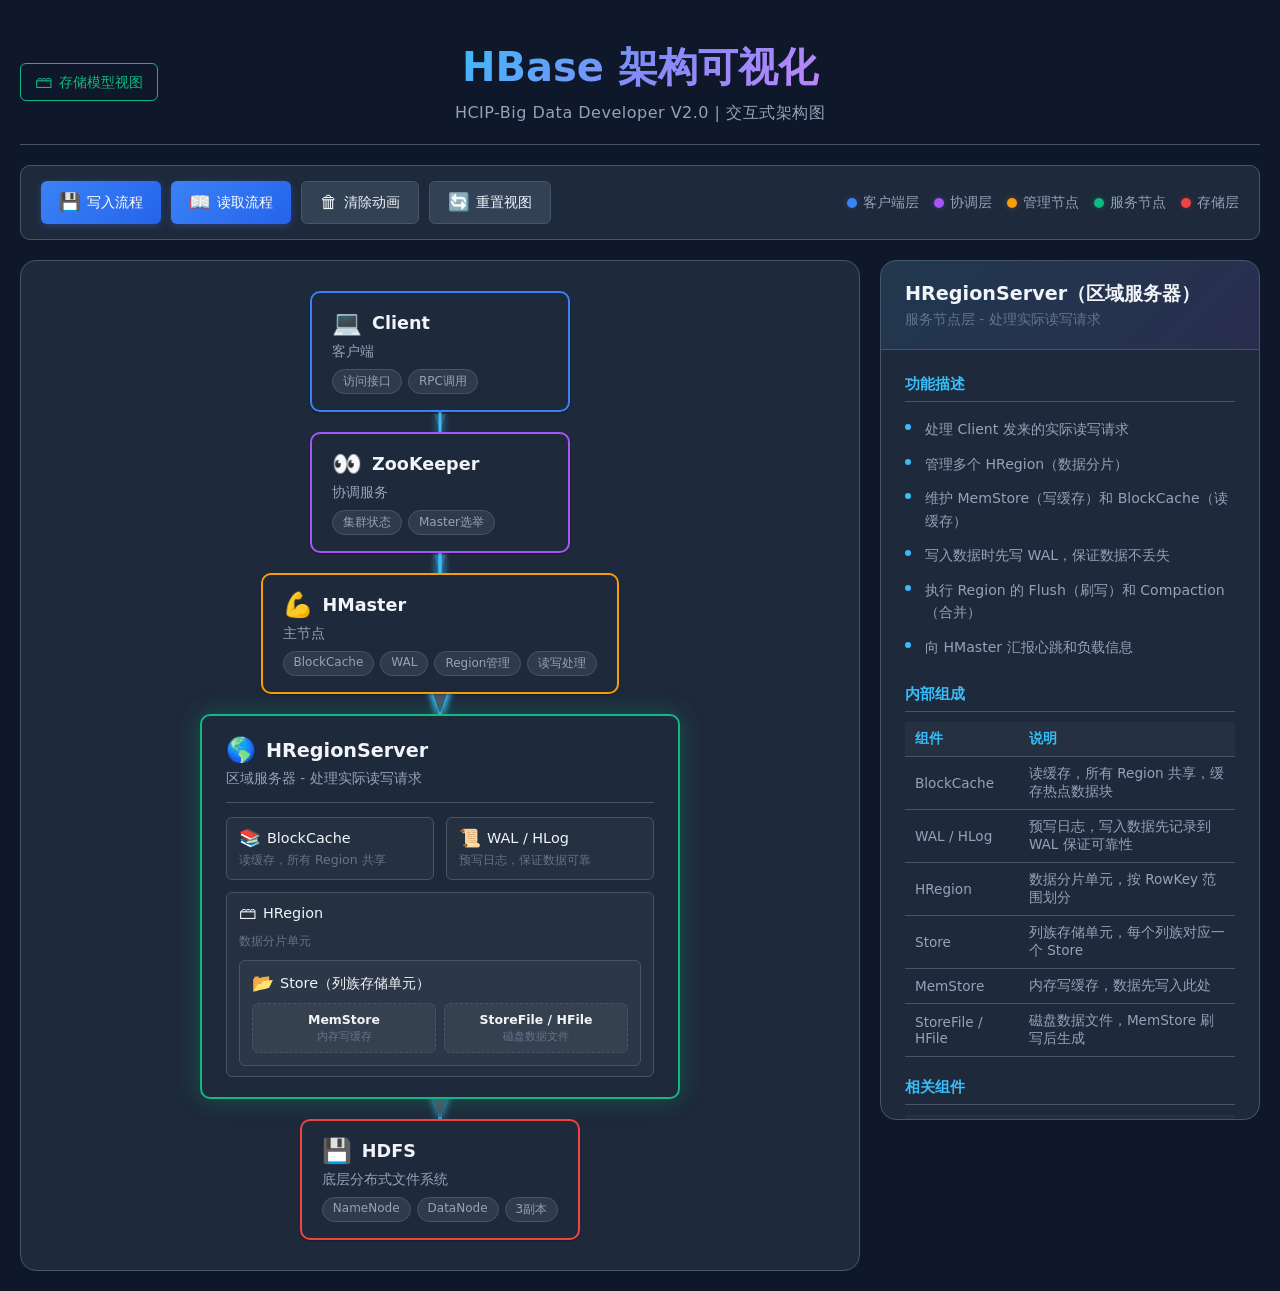
<file: vislab/index.html>
<!DOCTYPE html>
<html lang="zh-CN">
<head>
    <meta charset="UTF-8">
    <meta name="viewport" content="width=device-width, initial-scale=1.0">
    <title>HBase 架构可视化 - VisLab</title>
    <link rel="stylesheet" href="css/style.css">
</head>
<body>
    <div class="container">
        <!-- Header -->
        <header class="header" style="display: grid; grid-template-columns: 1fr auto 1fr; align-items: center; padding: 20px 0; border-bottom: 1px solid var(--border-color); margin-bottom: 20px;">
            <div style="text-align: left;">
                <a href="storage.html" style="display: inline-flex; align-items: center; gap: 6px; color: #10b981; text-decoration: none; font-size: 0.9rem; padding: 8px 14px; border: 1px solid #10b981; border-radius: 6px; transition: all 0.25s;">
                    <span style="font-size: 1.1rem;">&#128451;</span> 存储模型视图
                </a>
            </div>
            <div style="text-align: center;">
                <h1>HBase 架构可视化</h1>
                <p class="subtitle">HCIP-Big Data Developer V2.0 | 交互式架构图</p>
            </div>
            <div></div>
        </header>

        <!-- Control Panel -->
        <div class="control-panel">
            <div class="flow-controls">
                <button class="btn btn-primary" id="btn-write-flow" onclick="playFlow('write')">
                    <span class="icon">&#128190;</span> 写入流程
                </button>
                <button class="btn btn-primary" id="btn-read-flow" onclick="playFlow('read')">
                    <span class="icon">&#128214;</span> 读取流程
                </button>
                <button class="btn btn-secondary" id="btn-clear" onclick="clearFlow()">
                    <span class="icon">&#128465;</span> 清除动画
                </button>
                <button class="btn btn-secondary" id="btn-reset" onclick="resetView()">
                    <span class="icon">&#128260;</span> 重置视图
                </button>
            </div>
            <div class="legend">
                <div class="legend-item"><span class="dot dot-client"></span> 客户端层</div>
                <div class="legend-item"><span class="dot dot-coord"></span> 协调层</div>
                <div class="legend-item"><span class="dot dot-master"></span> 管理节点</div>
                <div class="legend-item"><span class="dot dot-server"></span> 服务节点</div>
                <div class="legend-item"><span class="dot dot-storage"></span> 存储层</div>
            </div>
        </div>

        <!-- Main Content -->
        <div class="main-content">
            <!-- Architecture Diagram -->
            <div class="diagram-area">
                <svg class="connections" id="connections"></svg>

                <!-- Flow Particles Container -->
                <div class="particles-container" id="particles"></div>

                <!-- Client Layer -->
                <div class="layer layer-client">
                    <div class="component" id="client" data-component="client" onclick="selectComponent('client')">
                        <div class="component-header">
                            <span class="component-icon">&#128187;</span>
                            <span class="component-name">Client</span>
                        </div>
                        <div class="component-desc">客户端</div>
                        <div class="component-tags">
                            <span class="tag">访问接口</span>
                            <span class="tag">RPC调用</span>
                        </div>
                    </div>
                </div>

                <!-- Coordination Layer -->
                <div class="layer layer-coord">
                    <div class="component" id="zookeeper" data-component="zookeeper" onclick="selectComponent('zookeeper')">
                        <div class="component-header">
                            <span class="component-icon">&#128064;</span>
                            <span class="component-name">ZooKeeper</span>
                        </div>
                        <div class="component-desc">协调服务</div>
                        <div class="component-tags">
                            <span class="tag">集群状态</span>
                            <span class="tag">Master选举</span>
                        </div>
                    </div>
                </div>

                <!-- Master Layer -->
                <div class="layer layer-master">
                    <div class="component" id="hmaster" data-component="hmaster" onclick="selectComponent('hmaster')">
                        <div class="component-header">
                            <span class="component-icon">&#128170;</span>
                            <span class="component-name">HMaster</span>
                        </div>
                        <div class="component-desc">主节点</div>
                        <div class="component-tags">
                            <span class="tag">BlockCache</span>
                            <span class="tag">WAL</span>
                            <span class="tag">Region管理</span>
                            <span class="tag">读写处理</span>
                        </div>
                    </div>
                </div>

                <!-- RegionServer Layer -->
                <div class="layer layer-server">
                    <div class="component component-large" id="regionserver" data-component="regionserver" onclick="selectComponent('regionserver')">
                        <div class="component-header">
                            <span class="component-icon">&#127758;</span>
                            <span class="component-name">HRegionServer</span>
                        </div>
                        <div class="component-desc">区域服务器 - 处理实际读写请求</div>

                        <!-- RegionServer 直接子组件：BlockCache / WAL / HRegion -->
                        <div class="rs-internals">
                            <div class="rs-level1">
                                <div class="sub-component" id="blockcache" data-component="blockcache">
                                    <div class="sub-header">
                                        <span class="sub-icon">&#128218;</span>
                                        <span>BlockCache</span>
                                    </div>
                                    <div class="sub-desc">读缓存，所有 Region 共享</div>
                                </div>
                                <div class="sub-component" id="wal" data-component="wal">
                                    <div class="sub-header">
                                        <span class="sub-icon">&#128220;</span>
                                        <span>WAL / HLog</span>
                                    </div>
                                    <div class="sub-desc">预写日志，保证数据可靠</div>
                                </div>
                            </div>

                            <div class="sub-component rs-hregion" id="hregion" data-component="hregion">
                                <div class="sub-header">
                                    <span class="sub-icon">&#128451;</span>
                                    <span>HRegion</span>
                                </div>
                                <div class="sub-desc">数据分片单元</div>

                                <div class="store-wrapper" id="store" data-component="store">
                                    <div class="store-header">
                                        <span class="sub-icon">&#128194;</span>
                                        <span>Store（列族存储单元）</span>
                                    </div>
                                    <div class="store-internals">
                                        <div class="store-item" id="memstore" data-component="memstore">
                                            <div class="store-item-name">MemStore</div>
                                            <div class="store-item-desc">内存写缓存</div>
                                        </div>
                                        <div class="store-item" id="storefile" data-component="storefile">
                                            <div class="store-item-name">StoreFile / HFile</div>
                                            <div class="store-item-desc">磁盘数据文件</div>
                                        </div>
                                    </div>
                                </div>
                            </div>
                        </div>
                    </div>
                </div>

                <!-- Storage Layer -->
                <div class="layer layer-storage">
                    <div class="component" id="hdfs" data-component="hdfs" onclick="selectComponent('hdfs')">
                        <div class="component-header">
                            <span class="component-icon">&#128190;</span>
                            <span class="component-name">HDFS</span>
                        </div>
                        <div class="component-desc">底层分布式文件系统</div>
                        <div class="component-tags">
                            <span class="tag">NameNode</span>
                            <span class="tag">DataNode</span>
                            <span class="tag">3副本</span>
                        </div>
                    </div>
                </div>
            </div>

            <!-- Detail Panel -->
            <div class="detail-panel" id="detailPanel">
                <div class="panel-header">
                    <h2 id="panelTitle">组件详情</h2>
                    <p id="panelSubtitle">点击架构图中的组件查看详细信息</p>
                </div>
                <div class="panel-content" id="panelContent">
                    <div class="empty-state">
                        <div class="empty-icon">&#128269;</div>
                        <p>点击左侧架构图中的任意组件</p>
                        <p class="empty-hint">查看该组件的详细信息、职责和与其他组件的关系</p>
                    </div>
                </div>
            </div>
        </div>

        <!-- Write Flow Description -->
        <div class="flow-description" id="writeFlowDesc" style="display: none;">
            <h3>写入流程（Write Path）</h3>
            <div class="flow-steps">
                <div class="step">
                    <div class="step-num">1</div>
                    <div class="step-text">Client 向 ZooKeeper 获取目标 Region 位置</div>
                </div>
                <div class="step">
                    <div class="step-num">2</div>
                    <div class="step-text">Client 直接向 HRegionServer 发送 Put 请求</div>
                </div>
                <div class="step">
                    <div class="step-num">3</div>
                    <div class="step-text">数据先写入 WAL / HLog（预写日志）保证可靠性</div>
                </div>
                <div class="step">
                    <div class="step-num">4</div>
                    <div class="step-text">数据写入 MemStore（内存写缓存）</div>
                </div>
                <div class="step">
                    <div class="step-num">5</div>
                    <div class="step-text">MemStore 达到阈值后刷写（Flush）到 StoreFile / HFile</div>
                </div>
                <div class="step">
                    <div class="step-num">6</div>
                    <div class="step-text">HFile 最终持久化存储到 HDFS</div>
                </div>
            </div>
        </div>

        <!-- Read Flow Description -->
        <div class="flow-description" id="readFlowDesc" style="display: none;">
            <h3>读取流程（Read Path）</h3>
            <div class="flow-steps">
                <div class="step">
                    <div class="step-num">1</div>
                    <div class="step-text">Client 向 ZooKeeper 获取目标 Region 位置</div>
                </div>
                <div class="step">
                    <div class="step-num">2</div>
                    <div class="step-text">Client 直接向 HRegionServer 发送 Get 请求</div>
                </div>
                <div class="step">
                    <div class="step-num">3</div>
                    <div class="step-text">先查 MemStore（最新写入的数据，RowKey 内存有序）</div>
                </div>
                <div class="step">
                    <div class="step-num">4</div>
                    <div class="step-text">再查 BlockCache（读缓存，缓存热点 HFile 数据块）</div>
                </div>
                <div class="step">
                    <div class="step-num">5</div>
                    <div class="step-text">若未命中，读取 StoreFile / HFile（磁盘文件）</div>
                </div>
                <div class="step">
                    <div class="step-num">6</div>
                    <div class="step-text">结果合并后返回给 Client</div>
                </div>
            </div>
        </div>
    </div>

    <script src="js/main.js"></script>
</body>
</html>
</file>
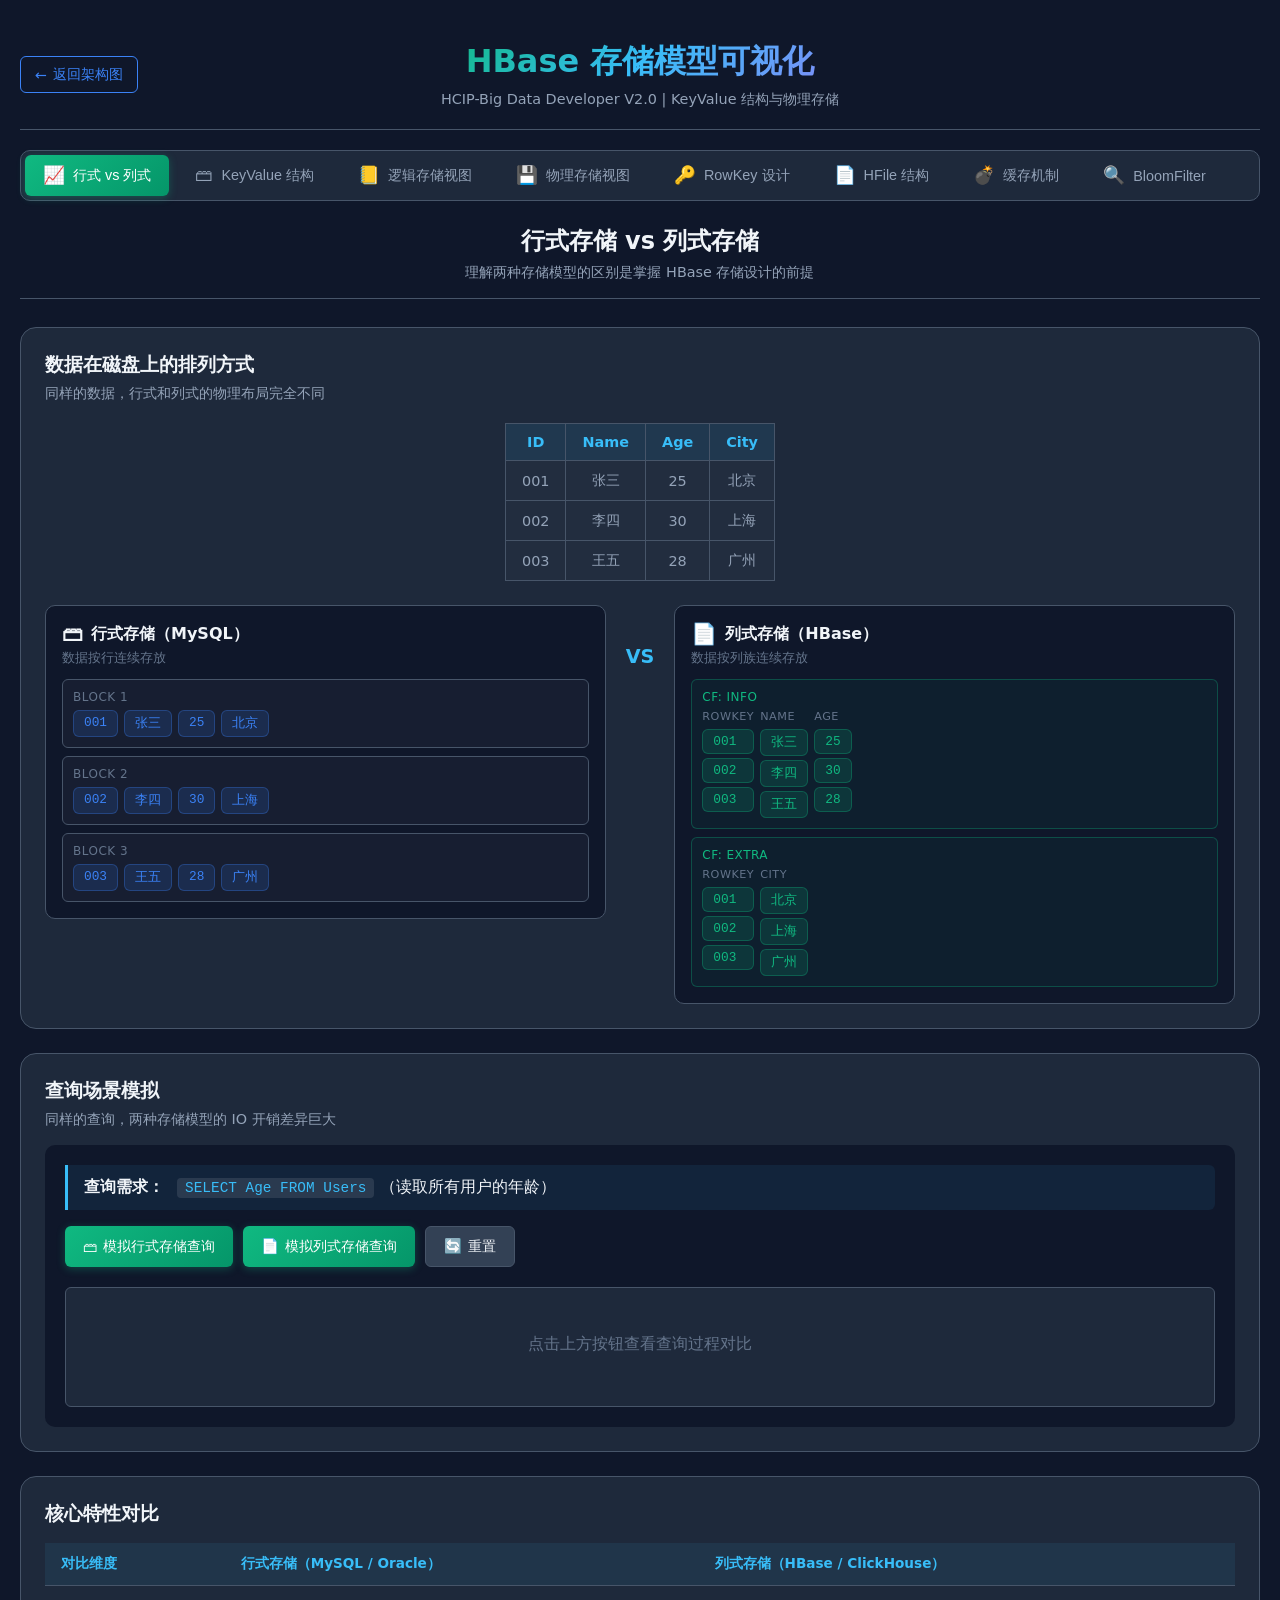
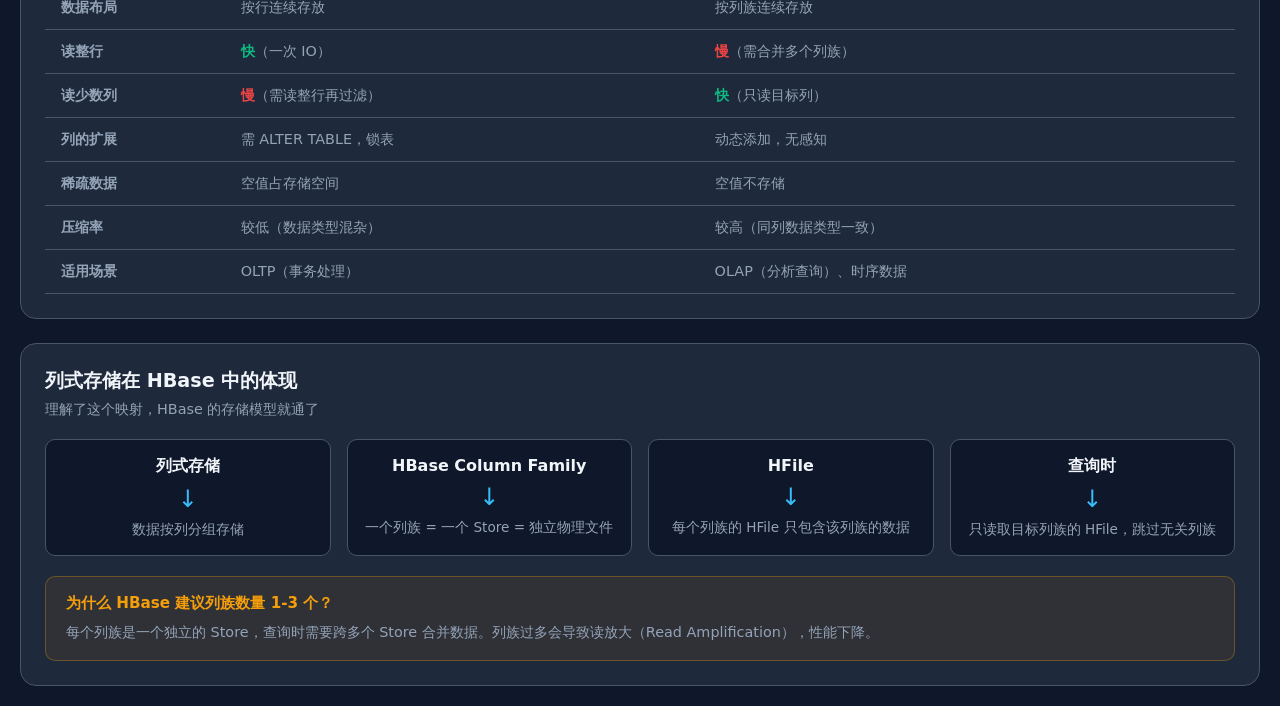
<file: vislab/storage.html>
<!DOCTYPE html>
<html lang="zh-CN">
<head>
    <meta charset="UTF-8">
    <meta name="viewport" content="width=device-width, initial-scale=1.0">
    <title>HBase 存储模型可视化 - VisLab</title>
    <link rel="stylesheet" href="css/storage.css">
</head>
<body>
    <div class="container">
        <!-- Header -->
        <header class="header">
            <div class="header-left">
                <a href="index.html" class="back-link">
                    <span class="icon">&#8592;</span> 返回架构图
                </a>
            </div>
            <div class="header-center">
                <h1>HBase 存储模型可视化</h1>
                <p class="subtitle">HCIP-Big Data Developer V2.0 | KeyValue 结构与物理存储</p>
            </div>
            <div class="header-right"></div>
        </header>

        <!-- Navigation Tabs -->
        <div class="tabs">
            <button class="tab active" data-tab="rowcol" onclick="switchTab('rowcol')">
                <span class="tab-icon">&#128200;</span> 行式 vs 列式
            </button>
            <button class="tab" data-tab="keyvalue" onclick="switchTab('keyvalue')">
                <span class="tab-icon">&#128451;</span> KeyValue 结构
            </button>
            <button class="tab" data-tab="logical" onclick="switchTab('logical')">
                <span class="tab-icon">&#128210;</span> 逻辑存储视图
            </button>
            <button class="tab" data-tab="physical" onclick="switchTab('physical')">
                <span class="tab-icon">&#128190;</span> 物理存储视图
            </button>
            <button class="tab" data-tab="rowkey" onclick="switchTab('rowkey')">
                <span class="tab-icon">&#128273;</span> RowKey 设计
            </button>
            <button class="tab" data-tab="hfile" onclick="switchTab('hfile')">
                <span class="tab-icon">&#128196;</span> HFile 结构
            </button>
            <button class="tab" data-tab="cache" onclick="switchTab('cache')">
                <span class="tab-icon">&#128163;</span> 缓存机制
            </button>
            <button class="tab" data-tab="bloom" onclick="switchTab('bloom')">
                <span class="tab-icon">&#128269;</span> BloomFilter
            </button>
        </div>

        <!-- Tab Content: Row vs Column Store -->
        <div class="tab-content active" id="tab-rowcol">
            <div class="section-header">
                <h2>行式存储 vs 列式存储</h2>
                <p>理解两种存储模型的区别是掌握 HBase 存储设计的前提</p>
            </div>

            <!-- Data Layout Visualization -->
            <div class="rowcol-layout-section">
                <h3>数据在磁盘上的排列方式</h3>
                <p>同样的数据，行式和列式的物理布局完全不同</p>

                <div class="rowcol-demo-table">
                    <table class="demo-data-table">
                        <thead>
                            <tr>
                                <th>ID</th>
                                <th>Name</th>
                                <th>Age</th>
                                <th>City</th>
                            </tr>
                        </thead>
                        <tbody>
                            <tr><td>001</td><td>张三</td><td>25</td><td>北京</td></tr>
                            <tr><td>002</td><td>李四</td><td>30</td><td>上海</td></tr>
                            <tr><td>003</td><td>王五</td><td>28</td><td>广州</td></tr>
                        </tbody>
                    </table>
                </div>

                <div class="rowcol-layout-compare">
                    <div class="layout-side">
                        <div class="layout-title">
                            <span class="layout-icon">&#128451;</span>
                            行式存储（MySQL）
                        </div>
                        <div class="layout-desc">数据按行连续存放</div>
                        <div class="disk-blocks row-store-blocks" id="rowStoreBlocks">
                            <div class="disk-block">
                                <div class="block-label">Block 1</div>
                                <div class="block-data">
                                    <span class="data-cell row-id">001</span>
                                    <span class="data-cell row-name">张三</span>
                                    <span class="data-cell row-age">25</span>
                                    <span class="data-cell row-city">北京</span>
                                </div>
                            </div>
                            <div class="disk-block">
                                <div class="block-label">Block 2</div>
                                <div class="block-data">
                                    <span class="data-cell row-id">002</span>
                                    <span class="data-cell row-name">李四</span>
                                    <span class="data-cell row-age">30</span>
                                    <span class="data-cell row-city">上海</span>
                                </div>
                            </div>
                            <div class="disk-block">
                                <div class="block-label">Block 3</div>
                                <div class="block-data">
                                    <span class="data-cell row-id">003</span>
                                    <span class="data-cell row-name">王五</span>
                                    <span class="data-cell row-age">28</span>
                                    <span class="data-cell row-city">广州</span>
                                </div>
                            </div>
                        </div>
                    </div>

                    <div class="layout-vs">VS</div>

                    <div class="layout-side">
                        <div class="layout-title">
                            <span class="layout-icon">&#128196;</span>
                            列式存储（HBase）
                        </div>
                        <div class="layout-desc">数据按列族连续存放</div>
                        <div class="disk-blocks col-store-blocks" id="colStoreBlocks">
                            <div class="disk-block cf-block">
                                <div class="block-label">CF: info</div>
                                <div class="block-data">
                                    <div class="col-group">
                                        <span class="col-label">RowKey</span>
                                        <span class="data-cell col-id">001</span>
                                        <span class="data-cell col-id">002</span>
                                        <span class="data-cell col-id">003</span>
                                    </div>
                                    <div class="col-group">
                                        <span class="col-label">name</span>
                                        <span class="data-cell col-name">张三</span>
                                        <span class="data-cell col-name">李四</span>
                                        <span class="data-cell col-name">王五</span>
                                    </div>
                                    <div class="col-group">
                                        <span class="col-label">age</span>
                                        <span class="data-cell col-age">25</span>
                                        <span class="data-cell col-age">30</span>
                                        <span class="data-cell col-age">28</span>
                                    </div>
                                </div>
                            </div>
                            <div class="disk-block cf-block">
                                <div class="block-label">CF: extra</div>
                                <div class="block-data">
                                    <div class="col-group">
                                        <span class="col-label">RowKey</span>
                                        <span class="data-cell col-id">001</span>
                                        <span class="data-cell col-id">002</span>
                                        <span class="data-cell col-id">003</span>
                                    </div>
                                    <div class="col-group">
                                        <span class="col-label">city</span>
                                        <span class="data-cell col-city">北京</span>
                                        <span class="data-cell col-city">上海</span>
                                        <span class="data-cell col-city">广州</span>
                                    </div>
                                </div>
                            </div>
                        </div>
                    </div>
                </div>
            </div>

            <!-- Query Scenario Simulation -->
            <div class="query-sim-section">
                <h3>查询场景模拟</h3>
                <p>同样的查询，两种存储模型的 IO 开销差异巨大</p>

                <div class="query-scenario">
                    <div class="query-prompt">
                        <span class="query-label">查询需求：</span>
                        <code>SELECT Age FROM Users</code>
                        （读取所有用户的年龄）
                    </div>

                    <div class="query-controls">
                        <button class="btn btn-primary" onclick="simulateRowQuery()">
                            <span class="icon">&#128451;</span> 模拟行式存储查询
                        </button>
                        <button class="btn btn-primary" onclick="simulateColQuery()">
                            <span class="icon">&#128196;</span> 模拟列式存储查询
                        </button>
                        <button class="btn btn-secondary" onclick="resetQuerySim()">
                            <span class="icon">&#128260;</span> 重置
                        </button>
                    </div>

                    <div class="query-result" id="queryResult">
                        <div class="result-empty">点击上方按钮查看查询过程对比</div>
                    </div>
                </div>
            </div>

            <!-- Comparison Table -->
            <div class="compare-table-section">
                <h3>核心特性对比</h3>
                <div class="compare-table-wrapper">
                    <table class="compare-table">
                        <thead>
                            <tr>
                                <th>对比维度</th>
                                <th>行式存储（MySQL / Oracle）</th>
                                <th>列式存储（HBase / ClickHouse）</th>
                            </tr>
                        </thead>
                        <tbody>
                            <tr>
                                <td><strong>数据布局</strong></td>
                                <td>按行连续存放</td>
                                <td>按列族连续存放</td>
                            </tr>
                            <tr>
                                <td><strong>读整行</strong></td>
                                <td><span class="compare-good">快</span>（一次 IO）</td>
                                <td><span class="compare-bad">慢</span>（需合并多个列族）</td>
                            </tr>
                            <tr>
                                <td><strong>读少数列</strong></td>
                                <td><span class="compare-bad">慢</span>（需读整行再过滤）</td>
                                <td><span class="compare-good">快</span>（只读目标列）</td>
                            </tr>
                            <tr>
                                <td><strong>列的扩展</strong></td>
                                <td>需 ALTER TABLE，锁表</td>
                                <td>动态添加，无感知</td>
                            </tr>
                            <tr>
                                <td><strong>稀疏数据</strong></td>
                                <td>空值占存储空间</td>
                                <td>空值不存储</td>
                            </tr>
                            <tr>
                                <td><strong>压缩率</strong></td>
                                <td>较低（数据类型混杂）</td>
                                <td>较高（同列数据类型一致）</td>
                            </tr>
                            <tr>
                                <td><strong>适用场景</strong></td>
                                <td>OLTP（事务处理）</td>
                                <td>OLAP（分析查询）、时序数据</td>
                            </tr>
                        </tbody>
                    </table>
                </div>
            </div>

            <!-- HBase Mapping -->
            <div class="hbase-mapping-section">
                <h3>列式存储在 HBase 中的体现</h3>
                <p>理解了这个映射，HBase 的存储模型就通了</p>

                <div class="mapping-flow">
                    <div class="mapping-item">
                        <div class="mapping-concept">列式存储</div>
                        <div class="mapping-arrow">&#8595;</div>
                        <div class="mapping-desc">数据按列分组存储</div>
                    </div>
                    <div class="mapping-item">
                        <div class="mapping-concept">HBase Column Family</div>
                        <div class="mapping-arrow">&#8595;</div>
                        <div class="mapping-desc">一个列族 = 一个 Store = 独立物理文件</div>
                    </div>
                    <div class="mapping-item">
                        <div class="mapping-concept">HFile</div>
                        <div class="mapping-arrow">&#8595;</div>
                        <div class="mapping-desc">每个列族的 HFile 只包含该列族的数据</div>
                    </div>
                    <div class="mapping-item">
                        <div class="mapping-concept">查询时</div>
                        <div class="mapping-arrow">&#8595;</div>
                        <div class="mapping-desc">只读取目标列族的 HFile，跳过无关列族</div>
                    </div>
                </div>

                <div class="mapping-tip">
                    <strong>为什么 HBase 建议列族数量 1-3 个？</strong>
                    <p>每个列族是一个独立的 Store，查询时需要跨多个 Store 合并数据。列族过多会导致读放大（Read Amplification），性能下降。</p>
                </div>
            </div>
        </div>

        <!-- Tab Content: KeyValue Structure -->
        <div class="tab-content" id="tab-keyvalue">
            <div class="section-header">
                <h2>KeyValue 结构详解</h2>
                <p>HBase 中所有数据以 KeyValue 对的形式存储，这是 HBase 存储模型的核心</p>
            </div>

            <div class="keyvalue-demo">
                <div class="kv-container">
                    <div class="kv-label">KeyValue 对象</div>
                    <div class="kv-box" id="kvBox">
                        <div class="kv-part" data-part="rowkey" onclick="highlightPart('rowkey')">
                            <div class="kv-part-label">RowKey</div>
                            <div class="kv-part-value">user:10086</div>
                            <div class="kv-part-desc">行键 - 唯一标识一行数据</div>
                        </div>
                        <div class="kv-part" data-part="family" onclick="highlightPart('family')">
                            <div class="kv-part-label">Column Family</div>
                            <div class="kv-part-value">info</div>
                            <div class="kv-part-desc">列族 - 逻辑分组</div>
                        </div>
                        <div class="kv-part" data-part="qualifier" onclick="highlightPart('qualifier')">
                            <div class="kv-part-label">Qualifier</div>
                            <div class="kv-part-value">name</div>
                            <div class="kv-part-desc">列限定符 - 具体列名</div>
                        </div>
                        <div class="kv-part" data-part="timestamp" onclick="highlightPart('timestamp')">
                            <div class="kv-part-label">Timestamp</div>
                            <div class="kv-part-value">1717833600000</div>
                            <div class="kv-part-desc">时间戳 - 支持多版本</div>
                        </div>
                        <div class="kv-part" data-part="type" onclick="highlightPart('type')">
                            <div class="kv-part-label">Type</div>
                            <div class="kv-part-value">Put</div>
                            <div class="kv-part-desc">操作类型 - Put/Delete</div>
                        </div>
                        <div class="kv-part" data-part="value" onclick="highlightPart('value')">
                            <div class="kv-part-label">Value</div>
                            <div class="kv-part-value">张三</div>
                            <div class="kv-part-desc">实际值</div>
                        </div>
                    </div>
                </div>

                <div class="kv-detail-panel" id="kvDetailPanel">
                    <div class="kv-detail-empty">点击上方 KeyValue 的组成部分查看详情</div>
                </div>
            </div>

            <div class="multi-version-demo">
                <h3>多版本机制演示</h3>
                <p>同一单元格（RowKey + Column Family + Qualifier）可存储多个版本，按时间戳区分</p>

                <div class="version-table-container">
                    <div class="version-controls">
                        <button class="btn btn-primary" onclick="addVersion()">
                            <span class="icon">&#10133;</span> 添加新版本
                        </button>
                        <button class="btn btn-secondary" onclick="resetVersions()">
                            <span class="icon">&#128260;</span> 重置
                        </button>
                    </div>

                    <table class="version-table" id="versionTable">
                        <thead>
                            <tr>
                                <th>RowKey</th>
                                <th>Column Family</th>
                                <th>Qualifier</th>
                                <th>Timestamp</th>
                                <th>Type</th>
                                <th>Value</th>
                                <th>状态</th>
                            </tr>
                        </thead>
                        <tbody id="versionTableBody">
                            <tr class="version-row latest">
                                <td>user:10086</td>
                                <td>info</td>
                                <td>name</td>
                                <td>1717833600000</td>
                                <td><span class="badge badge-put">Put</span></td>
                                <td>张三</td>
                                <td><span class="badge badge-latest">最新版本</span></td>
                            </tr>
                        </tbody>
                    </table>
                </div>
            </div>
        </div>

        <!-- Tab Content: Logical View -->
        <div class="tab-content" id="tab-logical">
            <div class="section-header">
                <h2>逻辑存储视图</h2>
                <p>从用户视角看 HBase 的数据组织方式</p>
            </div>

            <div class="logical-view">
                <div class="logical-level level-table">
                    <div class="level-header">
                        <span class="level-icon">&#128194;</span>
                        <span class="level-title">Table（表）</span>
                    </div>
                    <div class="level-desc">用户表（如：user_info）</div>
                </div>

                <div class="logical-arrow">&#8595;</div>

                <div class="logical-level level-namespace">
                    <div class="level-header">
                        <span class="level-icon">&#128451;</span>
                        <span class="level-title">Namespace（命名空间）</span>
                    </div>
                    <div class="level-desc">default / 自定义命名空间</div>
                </div>

                <div class="logical-arrow">&#8595;</div>

                <div class="logical-level level-rowkey">
                    <div class="level-header">
                        <span class="level-icon">&#128273;</span>
                        <span class="level-title">RowKey（行键）</span>
                    </div>
                    <div class="level-desc">唯一标识一行数据（字典序排列）</div>
                    <div class="rowkey-examples">
                        <div class="rowkey-item">user:10001</div>
                        <div class="rowkey-item">user:10002</div>
                        <div class="rowkey-item">user:10003</div>
                        <div class="rowkey-item">...</div>
                    </div>
                </div>

                <div class="logical-arrow">&#8595;</div>

                <div class="logical-level level-cf">
                    <div class="level-header">
                        <span class="level-icon">&#128196;</span>
                        <span class="level-title">Column Family（列族）</span>
                    </div>
                    <div class="level-desc">建议 1-3 个列族，列族内列可动态扩展</div>
                    <div class="cf-examples">
                        <div class="cf-item" onclick="showCFDetail('info')">
                            <div class="cf-name">info</div>
                            <div class="cf-columns">
                                <span class="column-tag">name</span>
                                <span class="column-tag">age</span>
                                <span class="column-tag">address</span>
                            </div>
                        </div>
                        <div class="cf-item" onclick="showCFDetail('extra')">
                            <div class="cf-name">extra</div>
                            <div class="cf-columns">
                                <span class="column-tag">email</span>
                                <span class="column-tag">phone</span>
                            </div>
                        </div>
                    </div>
                </div>

                <div class="logical-arrow">&#8595;</div>

                <div class="logical-level level-cell">
                    <div class="level-header">
                        <span class="level-icon">&#9878;</span>
                        <span class="level-title">Cell（单元格）</span>
                    </div>
                    <div class="level-desc">每个单元格存储多版本数据</div>
                    <div class="cell-structure">
                        <div class="cell-part">
                            <div class="cell-label">Qualifier</div>
                            <div class="cell-arrow">&#8594;</div>
                            <div class="cell-versions">
                                <div class="version-tag">T1: 张三</div>
                                <div class="version-tag">T2: 李四</div>
                                <div class="version-tag">T3: 王五</div>
                            </div>
                        </div>
                    </div>
                </div>
            </div>

            <div class="cf-detail-panel" id="cfDetailPanel">
                <div class="cf-detail-empty">点击上方列族查看详细信息</div>
            </div>
        </div>

        <!-- Tab Content: Physical View -->
        <div class="tab-content" id="tab-physical">
            <div class="section-header">
                <h2>物理存储视图</h2>
                <p>从底层视角看数据如何分布存储</p>
            </div>

            <div class="physical-view">
                <div class="physical-hierarchy">
                    <div class="phy-level" id="phy-table">
                        <div class="phy-box">
                            <div class="phy-icon">&#128194;</div>
                            <div class="phy-name">Table</div>
                            <div class="phy-count">1 张表</div>
                        </div>
                    </div>

                    <div class="phy-arrow">&#8595;</div>

                    <div class="phy-level" id="phy-region">
                        <div class="phy-box">
                            <div class="phy-icon">&#128451;</div>
                            <div class="phy-name">Region</div>
                            <div class="phy-count">按 RowKey 范围切分</div>
                        </div>
                        <div class="phy-subs">
                            <div class="phy-sub-box" onclick="highlightRegion(0)">
                                <div class="phy-sub-name">Region 1</div>
                                <div class="phy-sub-range">RowKey: A-M</div>
                            </div>
                            <div class="phy-sub-box" onclick="highlightRegion(1)">
                                <div class="phy-sub-name">Region 2</div>
                                <div class="phy-sub-range">RowKey: N-Z</div>
                            </div>
                        </div>
                    </div>

                    <div class="phy-arrow">&#8595;</div>

                    <div class="phy-level" id="phy-store">
                        <div class="phy-box">
                            <div class="phy-icon">&#128196;</div>
                            <div class="phy-name">Store</div>
                            <div class="phy-count">每个列族对应一个 Store</div>
                        </div>
                        <div class="phy-subs">
                            <div class="phy-sub-box">
                                <div class="phy-sub-name">Store (info CF)</div>
                            </div>
                            <div class="phy-sub-box">
                                <div class="phy-sub-name">Store (extra CF)</div>
                            </div>
                        </div>
                    </div>

                    <div class="phy-arrow">&#8595;</div>

                    <div class="phy-level" id="phy-memstore">
                        <div class="phy-box">
                            <div class="phy-icon">&#128163;</div>
                            <div class="phy-name">MemStore</div>
                            <div class="phy-count">内存写缓存</div>
                        </div>
                    </div>

                    <div class="phy-arrow">&#8595; Flush</div>

                    <div class="phy-level" id="phy-hfile">
                        <div class="phy-box">
                            <div class="phy-icon">&#128190;</div>
                            <div class="phy-name">HFile (StoreFile)</div>
                            <div class="phy-count">磁盘数据文件</div>
                        </div>
                    </div>

                    <div class="phy-arrow">&#8595;</div>

                    <div class="phy-level" id="phy-hdfs">
                        <div class="phy-box">
                            <div class="phy-icon">&#9729;</div>
                            <div class="phy-name">HDFS</div>
                            <div class="phy-count">分布式文件系统</div>
                        </div>
                        <div class="phy-subs">
                            <div class="phy-sub-box small">
                                <div class="phy-sub-name">Block 1</div>
                                <div class="phy-sub-range">副本1 副本2 副本3</div>
                            </div>
                            <div class="phy-sub-box small">
                                <div class="phy-sub-name">Block 2</div>
                                <div class="phy-sub-range">副本1 副本2 副本3</div>
                            </div>
                        </div>
                    </div>
                </div>
            </div>
        </div>

        <!-- Tab Content: RowKey Design -->
        <div class="tab-content" id="tab-rowkey">
            <div class="section-header">
                <h2>RowKey 设计原则</h2>
                <p>RowKey 是 HBase 设计的核心，直接影响查询性能和数据分布</p>
            </div>

            <div class="rowkey-principles">
                <div class="principle-card">
                    <div class="principle-icon">&#9989;</div>
                    <h3>短（Short）</h3>
                    <p>RowKey 越短越好，减少存储空间和 IO 开销</p>
                    <div class="principle-example">
                        <div class="example-bad">
                            <span class="label bad">不推荐</span>
                            <code>user_10086_name_zhangsan</code>
                        </div>
                        <div class="example-good">
                            <span class="label good">推荐</span>
                            <code>u10086</code>
                        </div>
                    </div>
                </div>

                <div class="principle-card">
                    <div class="principle-icon">&#128200;</div>
                    <h3>小（Small）</h3>
                    <p>减少内存占用和网络传输，提高缓存命中率</p>
                    <div class="principle-example">
                        <div class="example-bad">
                            <span class="label bad">不推荐</span>
                            <code>2024-01-01T00:00:00.000Z_user_10086</code>
                        </div>
                        <div class="example-good">
                            <span class="label good">推荐</span>
                            <code>240101u10086</code>
                        </div>
                    </div>
                </div>

                <div class="principle-card">
                    <div class="principle-icon">&#127922;</div>
                    <h3>散（Scatter）</h3>
                    <p>避免热点问题，让数据均匀分布在各 RegionServer 上</p>
                    <div class="principle-example">
                        <div class="example-bad">
                            <span class="label bad">不推荐（连续RowKey导致热点）</span>
                            <code>10001, 10002, 10003...</code>
                        </div>
                        <div class="example-good">
                            <span class="label good">推荐（散列后均匀分布）</span>
                            <code>hash(10001), hash(10002)...</code>
                        </div>
                    </div>
                </div>
            </div>

            <div class="rowkey-hotspot-demo">
                <h3>热点问题演示</h3>
                <p>模拟连续 RowKey 写入时的数据分布情况</p>

                <div class="hotspot-controls">
                    <button class="btn btn-primary" onclick="simulateSequentialWrite()">
                        <span class="icon">&#128640;</span> 模拟顺序写入（热点）
                    </button>
                    <button class="btn btn-primary" onclick="simulateHashWrite()">
                        <span class="icon">&#127922;</span> 模拟散列写入（均匀）
                    </button>
                    <button class="btn btn-secondary" onclick="resetHotspot()">
                        <span class="icon">&#128260;</span> 重置
                    </button>
                </div>

                <div class="hotspot-visualization" id="hotspotViz">
                    <div class="region-bar" id="regionBar0">
                        <div class="region-label">Region 1 (A-M)</div>
                        <div class="region-fill" id="fill0"></div>
                        <div class="region-count" id="count0">0</div>
                    </div>
                    <div class="region-bar" id="regionBar1">
                        <div class="region-label">Region 2 (N-Z)</div>
                        <div class="region-fill" id="fill1"></div>
                        <div class="region-count" id="count1">0</div>
                    </div>
                    <div class="region-bar" id="regionBar2">
                        <div class="region-label">Region 3 (0-9)</div>
                        <div class="region-fill" id="fill2"></div>
                        <div class="region-count" id="count2">0</div>
                    </div>
                </div>

                <div class="hotspot-log" id="hotspotLog">
                    <div class="log-empty">点击上方按钮开始模拟</div>
                </div>
            </div>
        </div>

        <!-- Tab Content: HFile Structure -->
        <div class="tab-content" id="tab-hfile">
            <div class="section-header">
                <h2>HFile 内部结构</h2>
                <p>HFile 是 HBase 底层存储文件格式，了解其结构有助于优化读取性能</p>
            </div>

            <div class="hfile-structure">
                <div class="hfile-visual">
                    <div class="hfile-label">HFile（StoreFile）</div>
                    <div class="hfile-box">
                        <div class="hfile-part" data-hfile="data" onclick="showHFileDetail('data')">
                            <div class="hfile-part-name">Data Block</div>
                            <div class="hfile-part-desc">存储实际数据（KeyValue 对）</div>
                            <div class="hfile-part-size">占比最大</div>
                        </div>
                        <div class="hfile-part" data-hfile="index" onclick="showHFileDetail('index')">
                            <div class="hfile-part-name">Index Block</div>
                            <div class="hfile-part-desc">Data Block 的索引</div>
                            <div class="hfile-part-size">加速查找</div>
                        </div>
                        <div class="hfile-part" data-hfile="bloom" onclick="showHFileDetail('bloom')">
                            <div class="hfile-part-name">BloomFilter</div>
                            <div class="hfile-part-desc">快速判断数据是否存在</div>
                            <div class="hfile-part-size">减少无效 IO</div>
                        </div>
                        <div class="hfile-part" data-hfile="meta" onclick="showHFileDetail('meta')">
                            <div class="hfile-part-name">Meta Block</div>
                            <div class="hfile-part-desc">存储元数据信息</div>
                            <div class="hfile-part-size">文件元信息</div>
                        </div>
                        <div class="hfile-part" data-hfile="trailer" onclick="showHFileDetail('trailer')">
                            <div class="hfile-part-name">Trailer</div>
                            <div class="hfile-part-desc">文件尾，指向其他部分</div>
                            <div class="hfile-part-size">固定大小</div>
                        </div>
                    </div>
                </div>

                <div class="hfile-detail-panel" id="hfileDetailPanel">
                    <div class="hfile-detail-empty">点击上方 HFile 组成部分查看详情</div>
                </div>
            </div>

            <div class="read-path-demo">
                <h3>读取路径演示</h3>
                <p>Get 请求时，HBase 如何通过 HFile 找到目标数据</p>

                <div class="read-path-steps">
                    <div class="read-step" id="readStep1" onclick="playReadStep(1)">
                        <div class="step-num">1</div>
                        <div class="step-content">
                            <div class="step-title">检查 MemStore</div>
                            <div class="step-desc">先在内存中查找最新数据</div>
                        </div>
                    </div>
                    <div class="read-arrow">&#8594;</div>
                    <div class="read-step" id="readStep2" onclick="playReadStep(2)">
                        <div class="step-num">2</div>
                        <div class="step-content">
                            <div class="step-title">BloomFilter 过滤</div>
                            <div class="step-desc">判断目标数据是否在 HFile 中</div>
                        </div>
                    </div>
                    <div class="read-arrow">&#8594;</div>
                    <div class="read-step" id="readStep3" onclick="playReadStep(3)">
                        <div class="step-num">3</div>
                        <div class="step-content">
                            <div class="step-title">Index Block 定位</div>
                            <div class="step-desc">通过索引找到目标 Data Block</div>
                        </div>
                    </div>
                    <div class="read-arrow">&#8594;</div>
                    <div class="read-step" id="readStep4" onclick="playReadStep(4)">
                        <div class="step-num">4</div>
                        <div class="step-content">
                            <div class="step-title">Data Block 读取</div>
                            <div class="step-desc">读取并解析目标 KeyValue</div>
                        </div>
                    </div>
                </div>

                <div class="read-path-result" id="readPathResult">
                    <p>点击上方步骤查看详细过程</p>
                </div>
            </div>
        </div>

        <!-- Tab Content: Cache Mechanism -->
        <div class="tab-content" id="tab-cache">
            <div class="section-header">
                <h2>HBase 缓存机制</h2>
                <p>MemStore 与 BlockCache 协同工作，实现高效读写</p>
            </div>

            <!-- Cache Architecture Overview -->
            㰭iv class="cache-architecture">
                <div class="cache-title">RegionServer 内部缓存架构</div>
                <div class="cache-layout">
                    <div class="cache-region-server">
                        <div class="rs-header"><span class="rs-icon">&#127758;</span> HRegionServer</div>
                        <div class="rs-body">
                            <div class="cache-box memstore-box" id="memstoreBox">
                                <div class="cache-box-header">
                                    <span class="cache-icon">&#128163;</span>
                                    <span>MemStore</span>
                                    <span class="cache-tag write">写缓存</span>
                                </div>
                                <div class="cache-box-desc">内存中的写入缓冲区</div>
                                <div class="cache-visual memstore-visual" id="memstoreVisual">
                                    <div class="memstore-fill" id="memstoreFill"></div>
                                    <div class="memstore-text" id="memstoreText">已使用: 0%</div>
                                </div>
                                <div class="cache-detail">
                                    <div class="detail-row"><span>作用</span><span>新写入数据先进入此处</span></div>
                                    <div class="detail-row"><span>刷写阈值</span><span>默认 128MB</span></div>
                                    <div class="detail-row"><span>刷写后</span><span>生成 StoreFile (HFile)</span></div>
                                </div>
                            </div>

                            <div class="cache-box blockcache-box" id="blockcacheBox">
                                <div class="cache-box-header">
                                    <span class="cache-icon">&#128214;</span>
                                    <span>BlockCache</span>
                                    <span class="cache-tag read">读缓存</span>
                                </div>
                                <div class="cache-box-desc">HFile 数据块缓存</div>
                                <div class="cache-visual blockcache-visual" id="blockcacheVisual">
                                    <div class="blockcache-blocks" id="blockcacheBlocks">
                                        <div class="bc-block empty"></div>
                                        <div class="bc-block empty"></div>
                                        <div class="bc-block empty"></div>
                                        <div class="bc-block empty"></div>
                                        <div class="bc-block empty"></div>
                                        <div class="bc-block empty"></div>
                                    </div>
                                    <div class="blockcache-text" id="blockcacheText">缓存块: 0/6</div>
                                </div>
                                <div class="cache-detail">
                                    <div class="detail-row"><span>作用</span><span>缓存热数据块，加速读</span></div>
                                    <div class="detail-row"><span>命中时</span><span>直接从内存返回</span></div>
                                    <div class="detail-row"><span>未命中</span><span>从 HFile 读取并缓存</span></div>
                                㰭iv>
                            </div>
                        </div>
                    </div>
                </div>
            </div>

            <!-- Write Path with MemStore -->
            <div class="cache-write-section">
                <h3>写入流程与 MemStore</h3>
                <p>观察数据如何写入 MemStore，并在达到阈值后刷写到 HFile</p>

                <div class="write-sim-container">
                    <div class="write-sim-steps">
                        <div class="write-step" id="wStep1">
                            <div class="write-step-num">1</div>
                            <div class="write-step-content">
                                <div class="write-step-title">Client 发送 Put</div>
                                <div class="write-step-desc">客户端发送写入请求</div>
                            </div>
                        </div>
                        <div class="write-arrow">&#8595;</div>
                        <div class="write-step" id="wStep2">
                            <div class="write-step-num">2</div>
                            <div class="write-step-content">
                                <div class="write-step-title">写入 WAL</div>
                                <div class="write-step-desc">先写预写日志保证可靠性</div>
                            </div>
                        </div>
                        <div class="write-arrow">&#8595;</div>
                        <div class="write-step" id="wStep3">
                            <div class="write-step-num">3</div>
                            <div class="write-step-content">
                                <div class="write-step-title">写入 MemStore</div>
                                <div class="write-step-desc">数据进入内存缓冲区</div>
                            </div>
                        </div>
                        <div class="write-arrow">&#8595;</div>
                        <div class="write-step" id="wStep4">
                            <div class="write-step-num">4</div>
                            <div class="write-step-content">
                                <div class="write-step-title">MemStore Flush</div>
                                <div class="write-step-desc">达到阈值后刷写为 HFile</div>
                            </div>
                        </div>
                    </div>

                    <div class="write-sim-visual">
                        <div class="write-memstore-panel">
                            <div class="panel-label">MemStore 状态</div>
                            <div class="memstore-bucket" id="memstoreBucket">
                                <div class="bucket-fill" id="bucketFill"></div>
                                <div class="bucket-markers">
                                    <div class="bucket-marker" style="bottom: 33%;">33%</div>
                                    <div class="bucket-marker" style="bottom: 66%;">66%</div>
                                    <div class="bucket-marker threshold" style="bottom: 100%;">100% (Flush)</div>
                                </div>
                            </div>
                            <div class="bucket-status" id="bucketStatus">等待写入...</div>
                        </div>

                        <div class="write-controls">
                            <button class="btn btn-primary" onclick="simulateWrite()">
                                <span class="icon">&#10133;</span> 模拟写入数据
                            </button>
                            <button class="btn btn-secondary" onclick="resetWriteSim()">
                                <span class="icon">&#128260;</span> 重置
                            </button>
                        </div>

                        <div class="write-hfile-panel" id="hfilePanel">
                            <div class="panel-label">已生成的 HFile</div>
                            <div class="hfile-list" id="hfileList"></div>
                        </div>
                    </div>
                </div>
            </div>

            <!-- Read Path with BlockCache -->
            <div class="cache-read-section">
                <h3>读取流程与 BlockCache</h3>
                <p>观察读取时如何依次检查 MemStore、BlockCache 和 HFile</p>

                <div class="read-cache-container">
                    <div class="read-cache-layers">
                        <div class="read-layer" id="rLayerMemstore" onclick="checkMemStore()">
                            <div class="read-layer-header">
                                <span class="layer-icon">&#128163;</span>
                                <span>MemStore</span>
                                <span class="layer-status" id="statusMemstore">未检查</span>
                            </div>
                            <div class="read-layer-desc">检查最新写入的数据（可能未刷写）</div>
                        </div>

                        <div class="read-arrow">&#8595;</div>

                        <div class="read-layer" id="rLayerBlockCache" onclick="checkBlockCache()">
                            <div class="read-layer-header">
                                <span class="layer-icon">&#128214;</span>
                                <span>BlockCache</span>
                                <span class="layer-status" id="statusBlockCache">未检查</span>
                            </div>
                            <div class="read-layer-desc">检查近期读取过的数据块</div>
                        </div>

                        <div class="read-arrow">&#8595;</div>

                        <div class="read-layer" id="rLayerHFile" onclick="checkHFile()">
                            <div class="read-layer-header">
                                <span class="layer-icon">&#128190;</span>
                                <span>HFile (磁盘)</span>
                                <span class="layer-status" id="statusHFile">未检查</span>
                            </div>
                            <div class="read-layer-desc">从磁盘读取数据并缓存到 BlockCache</div>
                        </div>
                    </div>

                    <div class="read-cache-controls">
                        <button class="btn btn-primary" onclick="simulateReadHit()">
                            <span class="icon">&#9989;</span> 模拟缓存命中
                        </button>
                        <button class="btn btn-primary" onclick="simulateReadMiss()">
                            <span class="icon">&#10060;</span> 模拟缓存未命中
                        </button>
                        <button class="btn btn-secondary" onclick="resetReadSim()">
                            <span class="icon">&#128260;</span> 重置
                        </button>
                    </div>

                    <div class="read-cache-result" id="readCacheResult">
                        <div class="result-empty">点击上方按钮模拟读取过程</div>
                    </div>
                </div>
            </div>

            <!-- Cache Comparison Table -->
            <div class="cache-compare-section">
                <h3>MemStore vs BlockCache 对比</h3>
                <div class="compare-table-wrapper">
                    <table class="compare-table">
                        <thead>
                            <tr>
                                <th>对比维度</th>
                                <th>MemStore</th>
                                <th>BlockCache</th>
                            </tr>
                        </thead>
                        <tbody>
                            <tr>
                                <td><strong>主要作用</strong></td>
                                <td>写缓存 + 读缓存</td>
                                <td>文件块缓存（读缓存）</td>
                            </tr>
                            <tr>
                                <td><strong>存储内容</strong></td>
                                <td>新写入的 KeyValue 数据</td>
                                <td>从 HFile 读取过的 Data Block</td>
                            </tr>
                            <tr>
                                <td><strong>生命周期</strong></td>
                                <td>刷写后清空（生成 HFile）</td>
                                <td>LRU 淘汰，长期存在</td>
                            </tr>
                            <tr>
                                <td><strong>触发条件</strong></td>
                                <td>达到阈值（默认 128MB）或时间触发</td>
                                <td>内存不足时 LRU 淘汰</td>
                            </tr>
                            <tr>
                                <td><strong>写入路径</strong></td>
                                <td>数据写入必经之地</td>
                                <td>不直接参与写入</td>
                            </tr>
                            <tr>
                                <td><strong>读取路径</strong></td>
                                <td>优先检查（最新数据）</td>
                                <td>其次检查（热数据）</td>
                            </tr>
                        </tbody>
                    </table>
                </div>
            </div>
        </div>

        <!-- Tab Content: BloomFilter -->
        <div class="tab-content" id="tab-bloom">
            <div class="section-header">
                <h2>BloomFilter（布隆过滤器）</h2>
                <p>快速判断数据是否可能存在，减少不必要的磁盘 IO</p>
            </div>

            <!-- BloomFilter Principle -->
            <div class="bloom-principle-section">
                <h3>工作原理</h3>
                <p>布隆过滤器使用位数组和多个哈希函数来快速判断元素是否可能存在</p>

                <div class="bloom-visual">
                    <div class="bloom-bit-array" id="bitArray">
                        <div class="bit-array-label">位数组（Bit Array）</div>
                        <div class="bit-cells" id="bitCells">
                            <div class="bit-cell" data-index="0"></div>
                            <div class="bit-cell" data-index="1"></div>
                            <div class="bit-cell" data-index="2"></div>
                            <div class="bit-cell" data-index="3"></div>
                            <div class="bit-cell" data-index="4"></div>
                            <div class="bit-cell" data-index="5"></div>
                            <div class="bit-cell" data-index="6"></div>
                            <div class="bit-cell" data-index="7"></div>
                            <div class="bit-cell" data-index="8"></div>
                            <div class="bit-cell" data-index="9"></div>
                            <div class="bit-cell" data-index="10"></div>
                            <div class="bit-cell" data-index="11"></div>
                        </div>
                        <div class="bit-indexes">
                            <span>0</span>
                            <span>1</span>
                            <span>2</span>
                            <span>3</span>
                            <span>4</span>
                            <span>5</span>
                            <span>6</span>
                            <span>7</span>
                            <span>8</span>
                            <span>9</span>
                            <span>10</span>
                            <span>11</span>
                        </div>
                    </div>

                    <div class="bloom-hash-functions">
                        <div class="hash-func">
                            <div class="hash-label">Hash 1</div>
                            <div class="hash-arrow">&#8595;</div>
                        </div>
                        <div class="hash-func">
                            <div class="hash-label">Hash 2</div>
                            <div class="hash-arrow">&#8595;</div>
                        </div>
                        <div class="hash-func">
                            <div class="hash-label">Hash 3</div>
                            <div class="hash-arrow">&#8595;</div>
                        </div>
                    </div>

                    <div class="bloom-input">
                        <div class="bloom-input-label">输入元素</div>
                        <div class="bloom-input-value" id="bloomInputValue">"user:10086"</div>
                    </div>
                </div>

                <div class="bloom-controls">
                    <button class="btn btn-primary" onclick="simulateBloomAdd()">
                        <span class="icon">&#10133;</span> 添加元素到过滤器
                    </button>
                    <button class="btn btn-primary" onclick="simulateBloomCheck()">
                        <span class="icon">&#128269;</span> 查询元素是否存在
                    </button>
                    <button class="btn btn-secondary" onclick="resetBloom()">
                        <span class="icon">&#128260;</span> 重置过滤器
                    </button>
                </div>

                <div class="bloom-result" id="bloomResult">
                    <div class="result-empty">点击上方按钮演示布隆过滤器的添加和查询过程</div>
                </div>
            </div>

            <!-- BloomFilter Characteristics -->
            <div class="bloom-char-section">
                <h3>核心特性</h3>
                <div class="char-cards">
                    <div class="char-card good">
                        <div class="char-icon">&#9989;</div>
                        <div class="char-title">肯定不存在</div>
                        <div class="char-desc">如果布隆过滤器判断"不存在"，那么这个元素<strong>一定不存在</strong></div>
                        <div class="char-example">查询 "user:99999" → 不在过滤器中 → <strong>直接跳过该 HFile</strong></div>
                    </div>
                    <div class="char-card warning">
                        <div class="char-icon">&#9888;</div>
                        <div class="char-title">可能存在</div>
                        <div class="char-desc">如果布隆过滤器判断"可能存在"，那么这个元素<strong>不一定存在</strong>（有一定误判率）</div>
                        <div class="char-example">查询 "user:10086" → 可能在过滤器中 → <strong>需要读取 HFile 确认</strong></div>
                    </div>
                </div>
            </div>

            <!-- BloomFilter in HFile -->
            <div class="bloom-hfile-section">
                <h3>BloomFilter 在 HFile 中的位置</h3>
                <p>每个 HFile 都包含自己的布隆过滤器，读取时先检查过滤器再决定是否读取数据块</p>

                <div class="hfile-bloom-layout">
                    <div class="hfile-visual-row">
                        <div class="hfile-part-small">
                            <div class="hfile-part-name">Data Block</div>
                            <div class="hfile-part-size">实际数据</div>
                        </div>
                        <div class="hfile-part-small">
                            <div class="hfile-part-name">Index Block</div>
                            <div class="hfile-part-size">索引</div>
                        </div>
                        <div class="hfile-part-small active">
                            <div class="hfile-part-name">BloomFilter</div>
                            <div class="hfile-part-size">快速过滤</div>
                        </div>
                        <div class="hfile-part-small">
                            <div class="hfile-part-name">Trailer</div>
                            <div class="hfile-part-size">文件尾</div>
                        </div>
                    </div>
                </div>

                <div class="bloom-read-flow">
                    <div class="read-flow-title">读取时的过滤流程</div>
                    <div class="read-flow-steps">
                        <div class="read-flow-step">
                            <div class="flow-step-num">1</div>
                            <div class="flow-step-content">
                                <div class="flow-step-title">获取目标 RowKey</div>
                                <div class="flow-step-desc">Client 发送 Get("user:10086")</div>
                            </div>
                        </div>
                        <div class="flow-arrow">&#8594;</div>
                        <div class="read-flow-step">
                            <div class="flow-step-num">2</div>
                            <div class="flow-step-content">
                                <div class="flow-step-title">检查 BloomFilter</div>
                                <div class="flow-step-desc">用 3 个哈希函数计算位数组位置</div>
                            </div>
                        </div>
                        <div class="flow-arrow">&#8594;</div>
                        <div class="read-flow-step" id="flowStep3">
                            <div class="flow-step-num">3</div>
                            <div class="flow-step-content">
                                <div class="flow-step-title" id="flowStep3Title">判断结果</div>
                                <div class="flow-step-desc" id="flowStep3Desc">根据位数组状态决定下一步</div>
                            </div>
                        </div>
                    </div>
                </div>
            </div>

            <!-- BloomFilter Stats -->
            <div class="bloom-stats-section">
                <h3>性能收益</h3>
                <div class="stats-grid">
                    <div class="stat-card">
                        <div class="stat-number">99%</div>
                        <div class="stat-desc">不存在的数据可被快速过滤</div>
                    </div>
                    <div class="stat-card">
                        <div class="stat-number">&lt;1%</div>
                        <div class="stat-desc">典型误判率（可调节）</div>
                    </div>
                    <div class="stat-card">
                        <div class="stat-number">10x</div>
                        <div class="stat-desc">减少无效磁盘 IO 的倍数</div>
                    </div>
                </div>
            </div>
        </div>
    </div>

    <script src="js/storage.js"></script>
</body>
</html>
</file>
<file: vislab/css/style.css>
/* ===== Reset & Base ===== */
*, *::before, *::after {
    margin: 0;
    padding: 0;
    box-sizing: border-box;
}

:root {
    --bg-primary: #0f172a;
    --bg-secondary: #1e293b;
    --bg-tertiary: #334155;
    --bg-card: #1e293b;
    --border-color: #475569;
    --text-primary: #f1f5f9;
    --text-secondary: #94a3b8;
    --text-muted: #64748b;
    --accent-client: #3b82f6;
    --accent-coord: #a855f7;
    --accent-master: #f59e0b;
    --accent-server: #10b981;
    --accent-storage: #ef4444;
    --accent-highlight: #38bdf8;
    --glow-client: rgba(59, 130, 246, 0.3);
    --glow-coord: rgba(168, 85, 247, 0.3);
    --glow-master: rgba(245, 158, 11, 0.3);
    --glow-server: rgba(16, 185, 129, 0.3);
    --glow-storage: rgba(239, 68, 68, 0.3);
    --shadow-sm: 0 1px 2px 0 rgba(0, 0, 0, 0.3);
    --shadow-md: 0 4px 6px -1px rgba(0, 0, 0, 0.4);
    --shadow-lg: 0 10px 15px -3px rgba(0, 0, 0, 0.5);
    --radius-sm: 6px;
    --radius-md: 10px;
    --radius-lg: 16px;
    --transition: all 0.25s cubic-bezier(0.4, 0, 0.2, 1);
}

body {
    font-family: 'Segoe UI', system-ui, -apple-system, sans-serif;
    background: var(--bg-primary);
    color: var(--text-primary);
    min-height: 100vh;
    overflow-x: hidden;
}

.container {
    max-width: 1600px;
    margin: 0 auto;
    padding: 20px;
}

/* ===== Header ===== */
.header {
    text-align: center;
    padding: 30px 0 20px;
    border-bottom: 1px solid var(--border-color);
    margin-bottom: 20px;
}

.header h1 {
    font-size: 2.5rem;
    font-weight: 700;
    background: linear-gradient(135deg, #38bdf8, #818cf8, #c084fc);
    -webkit-background-clip: text;
    -webkit-text-fill-color: transparent;
    background-clip: text;
    margin-bottom: 8px;
}

.subtitle {
    color: var(--text-secondary);
    font-size: 1rem;
    letter-spacing: 0.5px;
}

/* ===== Control Panel ===== */
.control-panel {
    display: flex;
    justify-content: space-between;
    align-items: center;
    flex-wrap: wrap;
    gap: 15px;
    padding: 15px 20px;
    background: var(--bg-secondary);
    border-radius: var(--radius-md);
    margin-bottom: 20px;
    border: 1px solid var(--border-color);
}

.flow-controls {
    display: flex;
    gap: 10px;
    flex-wrap: wrap;
}

.btn {
    display: inline-flex;
    align-items: center;
    gap: 6px;
    padding: 10px 18px;
    border: none;
    border-radius: var(--radius-sm);
    font-size: 0.9rem;
    font-weight: 500;
    cursor: pointer;
    transition: var(--transition);
    outline: none;
}

.btn-primary {
    background: linear-gradient(135deg, #3b82f6, #2563eb);
    color: white;
    box-shadow: 0 2px 8px rgba(59, 130, 246, 0.3);
}

.btn-primary:hover {
    transform: translateY(-2px);
    box-shadow: 0 4px 16px rgba(59, 130, 246, 0.5);
}

.btn-primary.active {
    background: linear-gradient(135deg, #f59e0b, #d97706);
    box-shadow: 0 2px 8px rgba(245, 158, 11, 0.3);
}

.btn-secondary {
    background: var(--bg-tertiary);
    color: var(--text-primary);
    border: 1px solid var(--border-color);
}

.btn-secondary:hover {
    background: #475569;
    transform: translateY(-2px);
}

.icon {
    font-size: 1.1rem;
}

/* ===== Legend ===== */
.legend {
    display: flex;
    gap: 15px;
    flex-wrap: wrap;
}

.legend-item {
    display: flex;
    align-items: center;
    gap: 6px;
    font-size: 0.85rem;
    color: var(--text-secondary);
}

.dot {
    width: 10px;
    height: 10px;
    border-radius: 50%;
    display: inline-block;
}

.dot-client { background: var(--accent-client); box-shadow: 0 0 6px var(--glow-client); }
.dot-coord { background: var(--accent-coord); box-shadow: 0 0 6px var(--glow-coord); }
.dot-master { background: var(--accent-master); box-shadow: 0 0 6px var(--glow-master); }
.dot-server { background: var(--accent-server); box-shadow: 0 0 6px var(--glow-server); }
.dot-storage { background: var(--accent-storage); box-shadow: 0 0 6px var(--glow-storage); }

/* ===== Main Content ===== */
.main-content {
    display: grid;
    grid-template-columns: 1fr 380px;
    gap: 20px;
    align-items: start;
}

/* ===== Diagram Area ===== */
.diagram-area {
    position: relative;
    background: var(--bg-secondary);
    border-radius: var(--radius-lg);
    padding: 30px 20px;
    border: 1px solid var(--border-color);
    min-height: 700px;
    display: flex;
    flex-direction: column;
    align-items: center;
    gap: 20px;
    overflow: hidden;
}

.connections {
    position: absolute;
    top: 0;
    left: 0;
    width: 100%;
    height: 100%;
    pointer-events: none;
    z-index: 1;
}

.connection-line {
    fill: none;
    stroke: var(--border-color);
    stroke-width: 2;
    stroke-dasharray: 6, 4;
    opacity: 0.6;
    transition: var(--transition);
}

.connection-line.active {
    stroke: var(--accent-highlight);
    stroke-width: 3;
    stroke-dasharray: none;
    opacity: 1;
    filter: drop-shadow(0 0 4px var(--accent-highlight));
}

.connection-line.flow-line {
    stroke: #38bdf8;
    stroke-width: 3;
    opacity: 0;
    animation: flowDash 1.5s linear infinite;
}

@keyframes flowDash {
    0% { stroke-dashoffset: 20; opacity: 1; }
    100% { stroke-dashoffset: 0; opacity: 1; }
}

/* ===== Particles ===== */
.particles-container {
    position: absolute;
    top: 0;
    left: 0;
    width: 100%;
    height: 100%;
    pointer-events: none;
    z-index: 10;
}

.particle {
    position: absolute;
    width: 8px;
    height: 8px;
    border-radius: 50%;
    background: #38bdf8;
    box-shadow: 0 0 8px #38bdf8, 0 0 16px rgba(56, 189, 248, 0.5);
    z-index: 10;
}

/* ===== Layers ===== */
.layer {
    position: relative;
    z-index: 2;
    width: 100%;
    display: flex;
    justify-content: center;
}

/* ===== Components ===== */
.component {
    background: var(--bg-card);
    border: 2px solid var(--border-color);
    border-radius: var(--radius-md);
    padding: 16px 20px;
    min-width: 260px;
    max-width: 500px;
    cursor: pointer;
    transition: var(--transition);
    position: relative;
    box-shadow: var(--shadow-sm);
}

.component:hover {
    transform: translateY(-4px);
    box-shadow: var(--shadow-lg);
}

.component.selected {
    border-color: var(--accent-highlight);
    box-shadow: 0 0 20px rgba(56, 189, 248, 0.3), var(--shadow-lg);
}

.component.highlighted {
    border-color: var(--accent-highlight);
    animation: pulse 1.5s ease-in-out infinite;
}

.component.dimmed {
    opacity: 0.3;
}

@keyframes pulse {
    0%, 100% { box-shadow: 0 0 5px rgba(56, 189, 248, 0.3); }
    50% { box-shadow: 0 0 20px rgba(56, 189, 248, 0.6); }
}

/* Layer-specific component colors */
.layer-client .component { border-color: var(--accent-client); }
.layer-client .component:hover { box-shadow: 0 0 20px var(--glow-client), var(--shadow-lg); }
.layer-client .component.selected { border-color: var(--accent-client); box-shadow: 0 0 25px var(--glow-client); }

.layer-coord .component { border-color: var(--accent-coord); }
.layer-coord .component:hover { box-shadow: 0 0 20px var(--glow-coord), var(--shadow-lg); }
.layer-coord .component.selected { border-color: var(--accent-coord); box-shadow: 0 0 25px var(--glow-coord); }

.layer-master .component { border-color: var(--accent-master); }
.layer-master .component:hover { box-shadow: 0 0 20px var(--glow-master), var(--shadow-lg); }
.layer-master .component.selected { border-color: var(--accent-master); box-shadow: 0 0 25px var(--glow-master); }

.layer-server .component { border-color: var(--accent-server); }
.layer-server .component:hover { box-shadow: 0 0 20px var(--glow-server), var(--shadow-lg); }
.layer-server .component.selected { border-color: var(--accent-server); box-shadow: 0 0 25px var(--glow-server); }

.layer-storage .component { border-color: var(--accent-storage); }
.layer-storage .component:hover { box-shadow: 0 0 20px var(--glow-storage), var(--shadow-lg); }
.layer-storage .component.selected { border-color: var(--accent-storage); box-shadow: 0 0 25px var(--glow-storage); }

.component-header {
    display: flex;
    align-items: center;
    gap: 10px;
    margin-bottom: 6px;
}

.component-icon {
    font-size: 1.5rem;
}

.component-name {
    font-size: 1.1rem;
    font-weight: 600;
    color: var(--text-primary);
}

.component-desc {
    font-size: 0.85rem;
    color: var(--text-secondary);
    margin-bottom: 8px;
}

.component-tags {
    display: flex;
    gap: 6px;
    flex-wrap: wrap;
}

.tag {
    background: rgba(255, 255, 255, 0.08);
    border: 1px solid var(--border-color);
    padding: 3px 10px;
    border-radius: 20px;
    font-size: 0.75rem;
    color: var(--text-secondary);
}

/* ===== Large Component (RegionServer) ===== */
.component-large {
    min-width: 480px;
    max-width: 580px;
    padding: 20px 24px;
}

.component-large .component-name {
    font-size: 1.2rem;
}

/* RegionServer 内部层级 */
.rs-internals {
    margin-top: 14px;
    padding-top: 14px;
    border-top: 1px solid var(--border-color);
    display: flex;
    flex-direction: column;
    gap: 12px;
}

.rs-level1 {
    display: grid;
    grid-template-columns: 1fr 1fr;
    gap: 12px;
}

.rs-hregion {
    padding: 14px;
}

.rs-hregion .sub-header {
    margin-bottom: 10px;
}

.store-wrapper {
    margin-top: 10px;
    padding: 12px;
    background: rgba(255, 255, 255, 0.03);
    border: 1px solid var(--border-color);
    border-radius: var(--radius-sm);
}

.store-header {
    display: flex;
    align-items: center;
    gap: 6px;
    margin-bottom: 10px;
    font-size: 0.9rem;
    font-weight: 500;
    color: var(--text-primary);
}

.sub-component {
    background: rgba(255, 255, 255, 0.03);
    border: 1px solid var(--border-color);
    border-radius: var(--radius-sm);
    padding: 10px 12px;
    cursor: pointer;
    transition: var(--transition);
}

.sub-component:hover {
    background: rgba(255, 255, 255, 0.06);
    border-color: var(--accent-highlight);
}

.sub-component.selected {
    border-color: var(--accent-highlight);
    box-shadow: 0 0 12px rgba(56, 189, 248, 0.3);
}

.sub-header {
    display: flex;
    align-items: center;
    gap: 6px;
    margin-bottom: 4px;
    font-size: 0.9rem;
    font-weight: 500;
    color: var(--text-primary);
}

.sub-icon {
    font-size: 1.1rem;
}

.sub-desc {
    font-size: 0.78rem;
    color: var(--text-muted);
}

/* ===== Store Internals ===== */
.store-internals {
    display: flex;
    gap: 8px;
    margin-top: 8px;
}

.store-item {
    flex: 1;
    background: rgba(255, 255, 255, 0.05);
    border: 1px dashed var(--border-color);
    border-radius: var(--radius-sm);
    padding: 8px;
    text-align: center;
    cursor: pointer;
    transition: var(--transition);
}

.store-item:hover {
    background: rgba(255, 255, 255, 0.08);
    border-color: var(--accent-highlight);
}

.store-item.selected {
    border-color: var(--accent-highlight);
    background: rgba(56, 189, 248, 0.1);
}

.store-item-name {
    font-size: 0.78rem;
    font-weight: 600;
    color: var(--text-primary);
    margin-bottom: 2px;
}

.store-item-desc {
    font-size: 0.7rem;
    color: var(--text-muted);
}

/* ===== Detail Panel ===== */
.detail-panel {
    background: var(--bg-secondary);
    border-radius: var(--radius-lg);
    border: 1px solid var(--border-color);
    overflow: hidden;
    position: sticky;
    top: 20px;
    max-height: calc(100vh - 40px);
    display: flex;
    flex-direction: column;
}

.panel-header {
    padding: 20px 24px;
    background: linear-gradient(135deg, rgba(56, 189, 248, 0.1), rgba(139, 92, 246, 0.1));
    border-bottom: 1px solid var(--border-color);
}

.panel-header h2 {
    font-size: 1.2rem;
    font-weight: 600;
    color: var(--text-primary);
    margin-bottom: 4px;
}

.panel-header p {
    font-size: 0.85rem;
    color: var(--text-muted);
}

.panel-content {
    padding: 24px;
    overflow-y: auto;
    flex: 1;
}

.empty-state {
    text-align: center;
    padding: 40px 20px;
    color: var(--text-muted);
}

.empty-icon {
    font-size: 3rem;
    margin-bottom: 16px;
    opacity: 0.5;
}

.empty-state p {
    margin-bottom: 8px;
    font-size: 1rem;
}

.empty-hint {
    font-size: 0.85rem;
    color: var(--text-muted);
}

/* Detail sections */
.detail-section {
    margin-bottom: 20px;
}

.detail-section:last-child {
    margin-bottom: 0;
}

.detail-section h3 {
    font-size: 0.95rem;
    font-weight: 600;
    color: var(--accent-highlight);
    margin-bottom: 10px;
    padding-bottom: 6px;
    border-bottom: 1px solid var(--border-color);
}

.detail-section p {
    font-size: 0.9rem;
    color: var(--text-secondary);
    line-height: 1.7;
    margin-bottom: 8px;
}

.detail-list {
    list-style: none;
}

.detail-list li {
    padding: 6px 0;
    padding-left: 20px;
    position: relative;
    font-size: 0.88rem;
    color: var(--text-secondary);
    line-height: 1.6;
}

.detail-list li::before {
    content: '';
    position: absolute;
    left: 0;
    top: 12px;
    width: 6px;
    height: 6px;
    border-radius: 50%;
    background: var(--accent-highlight);
}

.detail-table {
    width: 100%;
    border-collapse: collapse;
    font-size: 0.85rem;
}

.detail-table th,
.detail-table td {
    padding: 8px 10px;
    text-align: left;
    border-bottom: 1px solid var(--border-color);
}

.detail-table th {
    color: var(--accent-highlight);
    font-weight: 600;
    background: rgba(255, 255, 255, 0.03);
}

.detail-table td {
    color: var(--text-secondary);
}

/* ===== Flow Description ===== */
.flow-description {
    background: var(--bg-secondary);
    border-radius: var(--radius-lg);
    border: 1px solid var(--border-color);
    padding: 24px;
    margin-top: 20px;
    grid-column: 1 / -1;
}

.flow-description h3 {
    font-size: 1.2rem;
    color: var(--text-primary);
    margin-bottom: 16px;
    padding-bottom: 10px;
    border-bottom: 1px solid var(--border-color);
}

.flow-steps {
    display: grid;
    grid-template-columns: repeat(auto-fit, minmax(280px, 1fr));
    gap: 12px;
}

.step {
    display: flex;
    align-items: flex-start;
    gap: 12px;
    background: rgba(255, 255, 255, 0.03);
    border: 1px solid var(--border-color);
    border-radius: var(--radius-sm);
    padding: 14px;
    transition: var(--transition);
}

.step:hover {
    background: rgba(255, 255, 255, 0.05);
    border-color: var(--accent-highlight);
}

.step-num {
    width: 28px;
    height: 28px;
    border-radius: 50%;
    background: linear-gradient(135deg, #3b82f6, #8b5cf6);
    color: white;
    display: flex;
    align-items: center;
    justify-content: center;
    font-weight: 600;
    font-size: 0.85rem;
    flex-shrink: 0;
}

.step-text {
    font-size: 0.9rem;
    color: var(--text-secondary);
    line-height: 1.5;
}

/* ===== Responsive ===== */
@media (max-width: 1200px) {
    .main-content {
        grid-template-columns: 1fr;
    }

    .detail-panel {
        position: relative;
        top: 0;
        max-height: none;
    }

    .component-large {
        min-width: 300px;
    }

    .sub-components {
        grid-template-columns: 1fr;
    }

    .store-internals {
        flex-direction: column;
    }
}

@media (max-width: 768px) {
    .header h1 {
        font-size: 1.8rem;
    }

    .control-panel {
        flex-direction: column;
        align-items: stretch;
    }

    .flow-controls {
        justify-content: center;
    }

    .legend {
        justify-content: center;
    }

    .diagram-area {
        min-height: auto;
        padding: 20px 12px;
    }

    .component {
        min-width: auto;
        width: 100%;
        max-width: 300px;
    }

    .component-large {
        min-width: auto;
        max-width: 320px;
    }
}

/* ===== Scrollbar ===== */
::-webkit-scrollbar {
    width: 8px;
}

::-webkit-scrollbar-track {
    background: var(--bg-primary);
}

::-webkit-scrollbar-thumb {
    background: var(--border-color);
    border-radius: 4px;
}

::-webkit-scrollbar-thumb:hover {
    background: var(--text-muted);
}

/* ===== Animations ===== */
@keyframes fadeIn {
    from { opacity: 0; transform: translateY(10px); }
    to { opacity: 1; transform: translateY(0); }
}

.component {
    animation: fadeIn 0.4s ease-out;
}

.layer:nth-child(1) .component { animation-delay: 0.1s; }
.layer:nth-child(2) .component { animation-delay: 0.2s; }
.layer:nth-child(3) .component { animation-delay: 0.3s; }
.layer:nth-child(4) .component { animation-delay: 0.4s; }
.layer:nth-child(5) .component { animation-delay: 0.5s; }
</file>
<file: vislab/css/storage.css>
/* ===== Reset & Base ===== */
*, *::before, *::after {
    margin: 0;
    padding: 0;
    box-sizing: border-box;
}

:root {
    --bg-primary: #0f172a;
    --bg-secondary: #1e293b;
    --bg-tertiary: #334155;
    --bg-card: #1e293b;
    --border-color: #475569;
    --text-primary: #f1f5f9;
    --text-secondary: #94a3b8;
    --text-muted: #64748b;
    --accent-blue: #3b82f6;
    --accent-green: #10b981;
    --accent-amber: #f59e0b;
    --accent-purple: #a855f7;
    --accent-red: #ef4444;
    --accent-cyan: #06b6d4;
    --accent-pink: #ec4899;
    --highlight: #38bdf8;
    --shadow-sm: 0 1px 2px 0 rgba(0, 0, 0, 0.3);
    --shadow-md: 0 4px 6px -1px rgba(0, 0, 0, 0.4);
    --shadow-lg: 0 10px 15px -3px rgba(0, 0, 0, 0.5);
    --radius-sm: 6px;
    --radius-md: 10px;
    --radius-lg: 16px;
    --transition: all 0.25s cubic-bezier(0.4, 0, 0.2, 1);
}

body {
    font-family: 'Segoe UI', system-ui, -apple-system, sans-serif;
    background: var(--bg-primary);
    color: var(--text-primary);
    min-height: 100vh;
    overflow-x: hidden;
}

.container {
    max-width: 1400px;
    margin: 0 auto;
    padding: 20px;
}

/* ===== Header ===== */
.header {
    display: grid;
    grid-template-columns: 1fr auto 1fr;
    align-items: center;
    padding: 20px 0;
    border-bottom: 1px solid var(--border-color);
    margin-bottom: 20px;
}

.header-center {
    text-align: center;
}

.header h1 {
    font-size: 2rem;
    font-weight: 700;
    background: linear-gradient(135deg, #10b981, #38bdf8, #818cf8);
    -webkit-background-clip: text;
    -webkit-text-fill-color: transparent;
    background-clip: text;
    margin-bottom: 6px;
}

.subtitle {
    color: var(--text-secondary);
    font-size: 0.9rem;
}

.back-link {
    display: inline-flex;
    align-items: center;
    gap: 6px;
    color: var(--accent-blue);
    text-decoration: none;
    font-size: 0.9rem;
    padding: 8px 14px;
    border: 1px solid var(--accent-blue);
    border-radius: var(--radius-sm);
    transition: var(--transition);
}

.back-link:hover {
    background: rgba(59, 130, 246, 0.1);
    transform: translateX(-4px);
}

/* ===== Tabs ===== */
.tabs {
    display: flex;
    gap: 8px;
    flex-wrap: wrap;
    margin-bottom: 24px;
    padding: 4px;
    background: var(--bg-secondary);
    border-radius: var(--radius-md);
    border: 1px solid var(--border-color);
}

.tab {
    display: inline-flex;
    align-items: center;
    gap: 8px;
    padding: 10px 18px;
    border: none;
    border-radius: var(--radius-sm);
    background: transparent;
    color: var(--text-secondary);
    font-size: 0.9rem;
    font-weight: 500;
    cursor: pointer;
    transition: var(--transition);
    white-space: nowrap;
}

.tab:hover {
    background: rgba(255, 255, 255, 0.05);
    color: var(--text-primary);
}

.tab.active {
    background: linear-gradient(135deg, #10b981, #059669);
    color: white;
    box-shadow: 0 2px 8px rgba(16, 185, 129, 0.3);
}

.tab-icon {
    font-size: 1.1rem;
}

/* ===== Tab Content ===== */
.tab-content {
    display: none;
    animation: fadeIn 0.3s ease-out;
}

.tab-content.active {
    display: block;
}

@keyframes fadeIn {
    from { opacity: 0; transform: translateY(8px); }
    to { opacity: 1; transform: translateY(0); }
}

/* ===== Section Header ===== */
.section-header {
    text-align: center;
    margin-bottom: 28px;
    padding-bottom: 16px;
    border-bottom: 1px solid var(--border-color);
}

.section-header h2 {
    font-size: 1.5rem;
    color: var(--text-primary);
    margin-bottom: 6px;
}

.section-header p {
    color: var(--text-secondary);
    font-size: 0.9rem;
}

/* ===== Buttons ===== */
.btn {
    display: inline-flex;
    align-items: center;
    gap: 6px;
    padding: 10px 18px;
    border: none;
    border-radius: var(--radius-sm);
    font-size: 0.9rem;
    font-weight: 500;
    cursor: pointer;
    transition: var(--transition);
    outline: none;
}

.btn-primary {
    background: linear-gradient(135deg, #10b981, #059669);
    color: white;
    box-shadow: 0 2px 8px rgba(16, 185, 129, 0.3);
}

.btn-primary:hover {
    transform: translateY(-2px);
    box-shadow: 0 4px 16px rgba(16, 185, 129, 0.5);
}

.btn-secondary {
    background: var(--bg-tertiary);
    color: var(--text-primary);
    border: 1px solid var(--border-color);
}

.btn-secondary:hover {
    background: #475569;
    transform: translateY(-2px);
}

/* ===== KeyValue Demo ===== */
.keyvalue-demo {
    display: grid;
    grid-template-columns: 1fr 1fr;
    gap: 24px;
    margin-bottom: 32px;
}

.kv-container {
    background: var(--bg-secondary);
    border-radius: var(--radius-lg);
    border: 1px solid var(--border-color);
    padding: 24px;
}

.kv-label {
    font-size: 0.85rem;
    color: var(--text-muted);
    text-align: center;
    margin-bottom: 16px;
    letter-spacing: 1px;
    text-transform: uppercase;
}

.kv-box {
    display: flex;
    flex-direction: column;
    gap: 8px;
}

.kv-part {
    background: var(--bg-primary);
    border: 2px solid var(--border-color);
    border-radius: var(--radius-sm);
    padding: 12px 16px;
    cursor: pointer;
    transition: var(--transition);
    position: relative;
    overflow: hidden;
}

.kv-part::before {
    content: '';
    position: absolute;
    left: 0;
    top: 0;
    bottom: 0;
    width: 4px;
    transition: var(--transition);
}

.kv-part:hover {
    transform: translateX(4px);
    border-color: var(--highlight);
}

.kv-part.selected {
    border-color: var(--highlight);
    box-shadow: 0 0 15px rgba(56, 189, 248, 0.3);
}

.kv-part[data-part="rowkey"]::before { background: var(--accent-blue); }
.kv-part[data-part="family"]::before { background: var(--accent-green); }
.kv-part[data-part="qualifier"]::before { background: var(--accent-amber); }
.kv-part[data-part="timestamp"]::before { background: var(--accent-purple); }
.kv-part[data-part="type"]::before { background: var(--accent-red); }
.kv-part[data-part="value"]::before { background: var(--accent-cyan); }

.kv-part-label {
    font-size: 0.75rem;
    color: var(--text-muted);
    text-transform: uppercase;
    letter-spacing: 1px;
    margin-bottom: 4px;
}

.kv-part-value {
    font-size: 1rem;
    font-weight: 600;
    color: var(--text-primary);
    font-family: 'Consolas', 'Monaco', monospace;
}

.kv-part-desc {
    font-size: 0.8rem;
    color: var(--text-secondary);
    margin-top: 4px;
}

/* KV Detail Panel */
.kv-detail-panel {
    background: var(--bg-secondary);
    border-radius: var(--radius-lg);
    border: 1px solid var(--border-color);
    padding: 24px;
}

.kv-detail-empty {
    text-align: center;
    color: var(--text-muted);
    padding: 40px 20px;
}

.kv-detail-content h3 {
    font-size: 1.1rem;
    color: var(--highlight);
    margin-bottom: 12px;
}

.kv-detail-content p {
    color: var(--text-secondary);
    font-size: 0.9rem;
    line-height: 1.7;
    margin-bottom: 12px;
}

.kv-detail-content ul {
    list-style: none;
    margin-bottom: 16px;
}

.kv-detail-content li {
    padding: 6px 0;
    padding-left: 20px;
    position: relative;
    font-size: 0.88rem;
    color: var(--text-secondary);
}

.kv-detail-content li::before {
    content: '';
    position: absolute;
    left: 0;
    top: 12px;
    width: 6px;
    height: 6px;
    border-radius: 50%;
    background: var(--highlight);
}

/* ===== Multi Version Demo ===== */
.multi-version-demo {
    background: var(--bg-secondary);
    border-radius: var(--radius-lg);
    border: 1px solid var(--border-color);
    padding: 24px;
}

.multi-version-demo h3 {
    font-size: 1.2rem;
    color: var(--text-primary);
    margin-bottom: 6px;
}

.multi-version-demo > p {
    color: var(--text-secondary);
    font-size: 0.9rem;
    margin-bottom: 16px;
}

.version-controls {
    display: flex;
    gap: 10px;
    margin-bottom: 16px;
}

.version-table {
    width: 100%;
    border-collapse: collapse;
    font-size: 0.85rem;
}

.version-table th,
.version-table td {
    padding: 10px 12px;
    text-align: left;
    border-bottom: 1px solid var(--border-color);
}

.version-table th {
    color: var(--highlight);
    font-weight: 600;
    background: rgba(255, 255, 255, 0.03);
    font-size: 0.8rem;
    text-transform: uppercase;
    letter-spacing: 0.5px;
}

.version-table td {
    color: var(--text-secondary);
    font-family: 'Consolas', 'Monaco', monospace;
}

.version-row {
    transition: var(--transition);
}

.version-row:hover {
    background: rgba(255, 255, 255, 0.03);
}

.version-row.latest {
    background: rgba(16, 185, 129, 0.08);
}

.badge {
    display: inline-block;
    padding: 3px 10px;
    border-radius: 20px;
    font-size: 0.75rem;
    font-weight: 500;
}

.badge-put {
    background: rgba(16, 185, 129, 0.2);
    color: #10b981;
}

.badge-delete {
    background: rgba(239, 68, 68, 0.2);
    color: #ef4444;
}

.badge-latest {
    background: rgba(56, 189, 248, 0.2);
    color: #38bdf8;
}

/* ===== Logical View ===== */
.logical-view {
    display: flex;
    flex-direction: column;
    align-items: center;
    gap: 12px;
    margin-bottom: 24px;
}

.logical-level {
    background: var(--bg-secondary);
    border: 2px solid var(--border-color);
    border-radius: var(--radius-md);
    padding: 16px 24px;
    min-width: 400px;
    max-width: 600px;
    width: 100%;
    transition: var(--transition);
}

.logical-level:hover {
    border-color: var(--highlight);
    transform: translateY(-2px);
    box-shadow: var(--shadow-md);
}

.level-header {
    display: flex;
    align-items: center;
    gap: 10px;
    margin-bottom: 6px;
}

.level-icon {
    font-size: 1.4rem;
}

.level-title {
    font-size: 1.1rem;
    font-weight: 600;
    color: var(--text-primary);
}

.level-desc {
    font-size: 0.85rem;
    color: var(--text-secondary);
}

.logical-arrow {
    font-size: 1.5rem;
    color: var(--text-muted);
    animation: bounce 1.5s ease-in-out infinite;
}

@keyframes bounce {
    0%, 100% { transform: translateY(0); }
    50% { transform: translateY(4px); }
}

/* RowKey examples */
.rowkey-examples {
    display: flex;
    gap: 8px;
    margin-top: 12px;
    flex-wrap: wrap;
}

.rowkey-item {
    background: rgba(59, 130, 246, 0.15);
    border: 1px solid var(--accent-blue);
    padding: 6px 14px;
    border-radius: var(--radius-sm);
    font-family: 'Consolas', 'Monaco', monospace;
    font-size: 0.85rem;
    color: var(--accent-blue);
}

/* Column Family */
.cf-examples {
    display: grid;
    grid-template-columns: 1fr 1fr;
    gap: 12px;
    margin-top: 12px;
}

.cf-item {
    background: rgba(255, 255, 255, 0.03);
    border: 1px solid var(--border-color);
    border-radius: var(--radius-sm);
    padding: 12px;
    cursor: pointer;
    transition: var(--transition);
}

.cf-item:hover {
    border-color: var(--accent-green);
    background: rgba(16, 185, 129, 0.05);
}

.cf-name {
    font-weight: 600;
    color: var(--accent-green);
    margin-bottom: 6px;
    font-family: 'Consolas', 'Monaco', monospace;
}

.cf-columns {
    display: flex;
    gap: 6px;
    flex-wrap: wrap;
}

.column-tag {
    background: rgba(245, 158, 11, 0.15);
    color: var(--accent-amber);
    padding: 3px 10px;
    border-radius: 20px;
    font-size: 0.78rem;
}

/* Cell structure */
.cell-structure {
    margin-top: 12px;
}

.cell-part {
    display: flex;
    align-items: center;
    gap: 12px;
    background: rgba(255, 255, 255, 0.03);
    border-radius: var(--radius-sm);
    padding: 12px;
}

.cell-label {
    font-weight: 600;
    color: var(--accent-purple);
    min-width: 80px;
}

.cell-arrow {
    color: var(--text-muted);
    font-size: 1.2rem;
}

.cell-versions {
    display: flex;
    gap: 8px;
    flex-wrap: wrap;
}

.version-tag {
    background: rgba(168, 85, 247, 0.15);
    color: var(--accent-purple);
    padding: 6px 12px;
    border-radius: var(--radius-sm);
    font-size: 0.85rem;
    font-family: 'Consolas', 'Monaco', monospace;
}

/* CF Detail Panel */
.cf-detail-panel {
    background: var(--bg-secondary);
    border-radius: var(--radius-lg);
    border: 1px solid var(--border-color);
    padding: 24px;
}

.cf-detail-empty {
    text-align: center;
    color: var(--text-muted);
    padding: 20px;
}

/* ===== Physical View ===== */
.physical-view {
    display: flex;
    justify-content: center;
}

.physical-hierarchy {
    display: flex;
    flex-direction: column;
    align-items: center;
    gap: 12px;
    max-width: 500px;
    width: 100%;
}

.phy-level {
    width: 100%;
}

.phy-box {
    background: var(--bg-secondary);
    border: 2px solid var(--border-color);
    border-radius: var(--radius-md);
    padding: 16px 20px;
    text-align: center;
    transition: var(--transition);
    cursor: pointer;
}

.phy-box:hover {
    transform: translateY(-2px);
    box-shadow: var(--shadow-md);
}

.phy-icon {
    font-size: 2rem;
    margin-bottom: 6px;
}

.phy-name {
    font-size: 1.1rem;
    font-weight: 600;
    color: var(--text-primary);
    margin-bottom: 4px;
}

.phy-count {
    font-size: 0.8rem;
    color: var(--text-secondary);
}

.phy-arrow {
    color: var(--highlight);
    font-size: 1.2rem;
    font-weight: 600;
}

.phy-subs {
    display: grid;
    grid-template-columns: 1fr 1fr;
    gap: 10px;
    margin-top: 12px;
}

.phy-sub-box {
    background: rgba(255, 255, 255, 0.03);
    border: 1px solid var(--border-color);
    border-radius: var(--radius-sm);
    padding: 10px;
    cursor: pointer;
    transition: var(--transition);
}

.phy-sub-box:hover {
    border-color: var(--highlight);
    background: rgba(56, 189, 248, 0.05);
}

.phy-sub-box.small {
    padding: 8px;
}

.phy-sub-name {
    font-size: 0.85rem;
    font-weight: 500;
    color: var(--text-primary);
    margin-bottom: 2px;
}

.phy-sub-range {
    font-size: 0.75rem;
    color: var(--text-muted);
}

/* ===== RowKey Design ===== */
.rowkey-principles {
    display: grid;
    grid-template-columns: repeat(auto-fit, minmax(300px, 1fr));
    gap: 20px;
    margin-bottom: 32px;
}

.principle-card {
    background: var(--bg-secondary);
    border: 1px solid var(--border-color);
    border-radius: var(--radius-lg);
    padding: 24px;
    transition: var(--transition);
}

.principle-card:hover {
    border-color: var(--highlight);
    transform: translateY(-4px);
    box-shadow: var(--shadow-lg);
}

.principle-icon {
    font-size: 2rem;
    margin-bottom: 12px;
}

.principle-card h3 {
    font-size: 1.1rem;
    color: var(--text-primary);
    margin-bottom: 8px;
}

.principle-card > p {
    color: var(--text-secondary);
    font-size: 0.9rem;
    margin-bottom: 16px;
    line-height: 1.5;
}

.principle-example {
    display: flex;
    flex-direction: column;
    gap: 10px;
}

.example-bad,
.example-good {
    display: flex;
    align-items: center;
    gap: 10px;
    flex-wrap: wrap;
}

.label {
    padding: 3px 10px;
    border-radius: 20px;
    font-size: 0.75rem;
    font-weight: 500;
    white-space: nowrap;
}

.label.bad {
    background: rgba(239, 68, 68, 0.2);
    color: #ef4444;
}

.label.good {
    background: rgba(16, 185, 129, 0.2);
    color: #10b981;
}

.example-bad code,
.example-good code {
    background: var(--bg-primary);
    padding: 6px 12px;
    border-radius: var(--radius-sm);
    font-family: 'Consolas', 'Monaco', monospace;
    font-size: 0.85rem;
    color: var(--text-primary);
}

/* Hotspot Demo */
.rowkey-hotspot-demo {
    background: var(--bg-secondary);
    border-radius: var(--radius-lg);
    border: 1px solid var(--border-color);
    padding: 24px;
}

.rowkey-hotspot-demo h3 {
    font-size: 1.2rem;
    color: var(--text-primary);
    margin-bottom: 6px;
}

.rowkey-hotspot-demo > p {
    color: var(--text-secondary);
    font-size: 0.9rem;
    margin-bottom: 16px;
}

.hotspot-controls {
    display: flex;
    gap: 10px;
    margin-bottom: 20px;
    flex-wrap: wrap;
}

.hotspot-visualization {
    display: flex;
    flex-direction: column;
    gap: 12px;
    margin-bottom: 20px;
}

.region-bar {
    display: flex;
    align-items: center;
    gap: 12px;
    background: var(--bg-primary);
    border-radius: var(--radius-sm);
    padding: 12px 16px;
    position: relative;
    overflow: hidden;
}

.region-label {
    width: 120px;
    font-size: 0.85rem;
    font-weight: 500;
    color: var(--text-primary);
    z-index: 2;
}

.region-fill {
    position: absolute;
    left: 0;
    top: 0;
    bottom: 0;
    background: linear-gradient(90deg, rgba(16, 185, 129, 0.3), rgba(16, 185, 129, 0.1));
    transition: width 0.5s ease-out;
    z-index: 1;
}

.region-fill.hot {
    background: linear-gradient(90deg, rgba(239, 68, 68, 0.4), rgba(239, 68, 68, 0.1));
}

.region-count {
    margin-left: auto;
    font-size: 0.85rem;
    color: var(--text-secondary);
    z-index: 2;
    font-family: 'Consolas', 'Monaco', monospace;
}

.hotspot-log {
    background: var(--bg-primary);
    border-radius: var(--radius-sm);
    padding: 12px 16px;
    max-height: 200px;
    overflow-y: auto;
    font-family: 'Consolas', 'Monaco', monospace;
    font-size: 0.8rem;
}

.log-empty {
    color: var(--text-muted);
    text-align: center;
    padding: 20px;
}

.log-entry {
    padding: 4px 0;
    color: var(--text-secondary);
    border-bottom: 1px solid rgba(255, 255, 255, 0.05);
}

.log-entry.hot {
    color: var(--accent-red);
}

/* ===== HFile Structure ===== */
.hfile-structure {
    display: grid;
    grid-template-columns: 1fr 1fr;
    gap: 24px;
    margin-bottom: 32px;
}

.hfile-visual {
    background: var(--bg-secondary);
    border-radius: var(--radius-lg);
    border: 1px solid var(--border-color);
    padding: 24px;
}

.hfile-label {
    font-size: 0.85rem;
    color: var(--text-muted);
    text-align: center;
    margin-bottom: 16px;
    letter-spacing: 1px;
    text-transform: uppercase;
}

.hfile-box {
    display: flex;
    flex-direction: column;
    gap: 6px;
}

.hfile-part {
    background: var(--bg-primary);
    border: 2px solid var(--border-color);
    border-radius: var(--radius-sm);
    padding: 12px 16px;
    cursor: pointer;
    transition: var(--transition);
}

.hfile-part:hover {
    border-color: var(--highlight);
    transform: translateX(4px);
}

.hfile-part.selected {
    border-color: var(--highlight);
    box-shadow: 0 0 15px rgba(56, 189, 248, 0.3);
}

.hfile-part-name {
    font-size: 0.95rem;
    font-weight: 600;
    color: var(--text-primary);
    margin-bottom: 4px;
}

.hfile-part-desc {
    font-size: 0.8rem;
    color: var(--text-secondary);
    margin-bottom: 6px;
}

.hfile-part-size {
    font-size: 0.75rem;
    color: var(--text-muted);
    background: rgba(255, 255, 255, 0.05);
    display: inline-block;
    padding: 2px 10px;
    border-radius: 20px;
}

.hfile-detail-panel {
    background: var(--bg-secondary);
    border-radius: var(--radius-lg);
    border: 1px solid var(--border-color);
    padding: 24px;
}

.hfile-detail-empty {
    text-align: center;
    color: var(--text-muted);
    padding: 40px 20px;
}

/* Read Path Demo */
.read-path-demo {
    background: var(--bg-secondary);
    border-radius: var(--radius-lg);
    border: 1px solid var(--border-color);
    padding: 24px;
}

.read-path-demo h3 {
    font-size: 1.2rem;
    color: var(--text-primary);
    margin-bottom: 6px;
}

.read-path-demo > p {
    color: var(--text-secondary);
    font-size: 0.9rem;
    margin-bottom: 20px;
}

.read-path-steps {
    display: flex;
    align-items: stretch;
    gap: 8px;
    margin-bottom: 20px;
    flex-wrap: wrap;
}

.read-step {
    flex: 1;
    min-width: 160px;
    background: var(--bg-primary);
    border: 2px solid var(--border-color);
    border-radius: var(--radius-md);
    padding: 16px;
    cursor: pointer;
    transition: var(--transition);
    display: flex;
    gap: 12px;
    align-items: flex-start;
}

.read-step:hover {
    border-color: var(--highlight);
    transform: translateY(-2px);
}

.read-step.active {
    border-color: var(--highlight);
    background: rgba(56, 189, 248, 0.05);
    box-shadow: 0 0 15px rgba(56, 189, 248, 0.2);
}

.read-step .step-num {
    width: 28px;
    height: 28px;
    border-radius: 50%;
    background: linear-gradient(135deg, #3b82f6, #8b5cf6);
    color: white;
    display: flex;
    align-items: center;
    justify-content: center;
    font-weight: 600;
    font-size: 0.85rem;
    flex-shrink: 0;
}

.read-step .step-title {
    font-size: 0.95rem;
    font-weight: 600;
    color: var(--text-primary);
    margin-bottom: 4px;
}

.read-step .step-desc {
    font-size: 0.8rem;
    color: var(--text-secondary);
    line-height: 1.4;
}

.read-arrow {
    display: flex;
    align-items: center;
    color: var(--text-muted);
    font-size: 1.2rem;
}

.read-path-result {
    background: var(--bg-primary);
    border-radius: var(--radius-sm);
    padding: 16px;
    min-height: 80px;
}

.read-path-result p {
    color: var(--text-secondary);
    font-size: 0.9rem;
    line-height: 1.6;
}

/* ===== Responsive ===== */
@media (max-width: 900px) {
    .header {
        grid-template-columns: 1fr;
        gap: 12px;
        text-align: center;
    }

    .header-left,
    .header-right {
        display: none;
    }

    .keyvalue-demo,
    .hfile-structure {
        grid-template-columns: 1fr;
    }

    .logical-level {
        min-width: auto;
    }

    .cf-examples {
        grid-template-columns: 1fr;
    }

    .read-path-steps {
        flex-direction: column;
    }

    .read-arrow {
        transform: rotate(90deg);
        justify-content: center;
    }
}

@media (max-width: 600px) {
    .tabs {
        overflow-x: auto;
        flex-wrap: nowrap;
        -webkit-overflow-scrolling: touch;
    }

    .tab {
        padding: 8px 14px;
        font-size: 0.85rem;
    }

    .principle-example {
        flex-direction: column;
    }

    .example-bad,
    .example-good {
        flex-direction: column;
        align-items: flex-start;
    }
}

/* ===== Scrollbar ===== */
::-webkit-scrollbar {
    width: 8px;
}

::-webkit-scrollbar-track {
    background: var(--bg-primary);
}

::-webkit-scrollbar-thumb {
    background: var(--border-color);
    border-radius: 4px;
}

::-webkit-scrollbar-thumb:hover {
    background: var(--text-muted);
}

/* ===== Row vs Column Store Styles ===== */

/* Data Layout Section */
.rowcol-layout-section {
    background: var(--bg-secondary);
    border-radius: var(--radius-lg);
    border: 1px solid var(--border-color);
    padding: 24px;
    margin-bottom: 24px;
}

.rowcol-layout-section h3 {
    font-size: 1.2rem;
    color: var(--text-primary);
    margin-bottom: 6px;
}

.rowcol-layout-section > p {
    color: var(--text-secondary);
    font-size: 0.9rem;
    margin-bottom: 20px;
}

/* Demo Data Table */
.rowcol-demo-table {
    display: flex;
    justify-content: center;
    margin-bottom: 24px;
}

.demo-data-table {
    border-collapse: collapse;
    font-size: 0.9rem;
}

.demo-data-table th,
.demo-data-table td {
    padding: 10px 16px;
    border: 1px solid var(--border-color);
    text-align: center;
}

.demo-data-table th {
    background: rgba(56, 189, 248, 0.1);
    color: var(--highlight);
    font-weight: 600;
}

.demo-data-table td {
    color: var(--text-secondary);
    background: rgba(255, 255, 255, 0.02);
}

/* Layout Compare */
.rowcol-layout-compare {
    display: grid;
    grid-template-columns: 1fr auto 1fr;
    gap: 20px;
    align-items: start;
}

.layout-side {
    background: var(--bg-primary);
    border-radius: var(--radius-md);
    border: 1px solid var(--border-color);
    padding: 16px;
}

.layout-title {
    font-size: 1rem;
    font-weight: 600;
    color: var(--text-primary);
    margin-bottom: 4px;
    display: flex;
    align-items: center;
    gap: 8px;
}

.layout-icon {
    font-size: 1.3rem;
}

.layout-desc {
    font-size: 0.8rem;
    color: var(--text-muted);
    margin-bottom: 12px;
}

.layout-vs {
    display: flex;
    align-items: center;
    justify-content: center;
    font-size: 1.2rem;
    font-weight: 700;
    color: var(--highlight);
    padding-top: 40px;
}

/* Disk Blocks */
.disk-blocks {
    display: flex;
    flex-direction: column;
    gap: 8px;
}

.disk-block {
    background: rgba(255, 255, 255, 0.03);
    border: 1px solid var(--border-color);
    border-radius: var(--radius-sm);
    padding: 10px;
    transition: var(--transition);
}

.disk-block:hover {
    border-color: var(--highlight);
}

.block-label {
    font-size: 0.75rem;
    color: var(--text-muted);
    margin-bottom: 6px;
    text-transform: uppercase;
    letter-spacing: 0.5px;
}

.block-data {
    display: flex;
    gap: 6px;
    flex-wrap: wrap;
}

.data-cell {
    padding: 4px 10px;
    border-radius: var(--radius-sm);
    font-size: 0.8rem;
    font-family: 'Consolas', 'Monaco', monospace;
    transition: var(--transition);
}

/* Row store cells */
.row-store-blocks .data-cell {
    background: rgba(59, 130, 246, 0.15);
    color: var(--accent-blue);
    border: 1px solid rgba(59, 130, 246, 0.3);
}

.row-store-blocks .data-cell.highlight {
    background: rgba(245, 158, 11, 0.3);
    border-color: var(--accent-amber);
    box-shadow: 0 0 8px rgba(245, 158, 11, 0.3);
    animation: pulse 0.8s ease-in-out;
}

/* Column store cells */
.col-store-blocks .disk-block {
    background: rgba(16, 185, 129, 0.05);
    border-color: rgba(16, 185, 129, 0.3);
}

.col-store-blocks .col-group {
    display: flex;
    flex-direction: column;
    gap: 4px;
}

.col-store-blocks .col-label {
    font-size: 0.7rem;
    color: var(--text-muted);
    text-transform: uppercase;
    letter-spacing: 0.5px;
    margin-bottom: 2px;
}

.col-store-blocks .data-cell {
    background: rgba(16, 185, 129, 0.15);
    color: var(--accent-green);
    border: 1px solid rgba(16, 185, 129, 0.3);
}

.col-store-blocks .data-cell.highlight {
    background: rgba(245, 158, 11, 0.3);
    border-color: var(--accent-amber);
    box-shadow: 0 0 8px rgba(245, 158, 11, 0.3);
    animation: pulse 0.8s ease-in-out;
}

.col-store-blocks .cf-block .block-label {
    color: var(--accent-green);
}

/* Query Simulation */
.query-sim-section {
    background: var(--bg-secondary);
    border-radius: var(--radius-lg);
    border: 1px solid var(--border-color);
    padding: 24px;
    margin-bottom: 24px;
}

.query-sim-section h3 {
    font-size: 1.2rem;
    color: var(--text-primary);
    margin-bottom: 6px;
}

.query-sim-section > p {
    color: var(--text-secondary);
    font-size: 0.9rem;
    margin-bottom: 16px;
}

.query-scenario {
    background: var(--bg-primary);
    border-radius: var(--radius-md);
    padding: 20px;
}

.query-prompt {
    font-size: 1rem;
    color: var(--text-primary);
    margin-bottom: 16px;
    padding: 12px 16px;
    background: rgba(56, 189, 248, 0.08);
    border-left: 3px solid var(--highlight);
    border-radius: 0 var(--radius-sm) var(--radius-sm) 0;
}

.query-prompt code {
    background: rgba(255, 255, 255, 0.1);
    padding: 2px 8px;
    border-radius: 4px;
    font-family: 'Consolas', 'Monaco', monospace;
    font-size: 0.9rem;
    color: var(--highlight);
}

.query-label {
    font-weight: 600;
    margin-right: 8px;
}

.query-controls {
    display: flex;
    gap: 10px;
    margin-bottom: 20px;
    flex-wrap: wrap;
}

.query-result {
    min-height: 120px;
    background: var(--bg-secondary);
    border-radius: var(--radius-sm);
    padding: 16px;
    border: 1px solid var(--border-color);
}

.result-empty {
    text-align: center;
    color: var(--text-muted);
    padding: 30px;
}

.result-content h4 {
    font-size: 1rem;
    margin-bottom: 10px;
}

.result-content .result-row {
    color: #ef4444;
}

.result-content .result-col {
    color: #10b981;
}

.result-content p {
    color: var(--text-secondary);
    font-size: 0.9rem;
    line-height: 1.6;
    margin-bottom: 8px;
}

.result-content .result-stats {
    display: flex;
    gap: 20px;
    margin-top: 12px;
    padding-top: 12px;
    border-top: 1px solid var(--border-color);
}

.stat-item {
    text-align: center;
}

.stat-value {
    font-size: 1.5rem;
    font-weight: 700;
    display: block;
}

.stat-value.row-stat {
    color: var(--accent-red);
}

.stat-value.col-stat {
    color: var(--accent-green);
}

.stat-label {
    font-size: 0.8rem;
    color: var(--text-muted);
}

/* Comparison Table */
.compare-table-section {
    background: var(--bg-secondary);
    border-radius: var(--radius-lg);
    border: 1px solid var(--border-color);
    padding: 24px;
    margin-bottom: 24px;
}

.compare-table-section h3 {
    font-size: 1.2rem;
    color: var(--text-primary);
    margin-bottom: 16px;
}

.compare-table-wrapper {
    overflow-x: auto;
}

.compare-table {
    width: 100%;
    border-collapse: collapse;
    font-size: 0.9rem;
}

.compare-table th,
.compare-table td {
    padding: 12px 16px;
    text-align: left;
    border-bottom: 1px solid var(--border-color);
}

.compare-table th {
    background: rgba(56, 189, 248, 0.08);
    color: var(--highlight);
    font-weight: 600;
    font-size: 0.85rem;
}

.compare-table td {
    color: var(--text-secondary);
}

.compare-table tr:hover {
    background: rgba(255, 255, 255, 0.02);
}

.compare-good {
    color: #10b981;
    font-weight: 600;
}

.compare-bad {
    color: #ef4444;
    font-weight: 600;
}

/* HBase Mapping */
.hbase-mapping-section {
    background: var(--bg-secondary);
    border-radius: var(--radius-lg);
    border: 1px solid var(--border-color);
    padding: 24px;
}

.hbase-mapping-section h3 {
    font-size: 1.2rem;
    color: var(--text-primary);
    margin-bottom: 6px;
}

.hbase-mapping-section > p {
    color: var(--text-secondary);
    font-size: 0.9rem;
    margin-bottom: 20px;
}

.mapping-flow {
    display: grid;
    grid-template-columns: repeat(auto-fit, minmax(200px, 1fr));
    gap: 16px;
    margin-bottom: 20px;
}

.mapping-item {
    background: var(--bg-primary);
    border: 1px solid var(--border-color);
    border-radius: var(--radius-md);
    padding: 16px;
    text-align: center;
    transition: var(--transition);
}

.mapping-item:hover {
    border-color: var(--highlight);
    transform: translateY(-2px);
}

.mapping-concept {
    font-size: 1rem;
    font-weight: 600;
    color: var(--text-primary);
    margin-bottom: 8px;
}

.mapping-arrow {
    font-size: 1.5rem;
    color: var(--highlight);
    margin: 8px 0;
    animation: bounce 1.5s ease-in-out infinite;
}

.mapping-desc {
    font-size: 0.85rem;
    color: var(--text-secondary);
}

.mapping-tip {
    background: rgba(245, 158, 11, 0.08);
    border: 1px solid rgba(245, 158, 11, 0.3);
    border-radius: var(--radius-md);
    padding: 16px 20px;
}

.mapping-tip strong {
    color: var(--accent-amber);
    font-size: 0.95rem;
}

.mapping-tip p {
    color: var(--text-secondary);
    font-size: 0.9rem;
    margin-top: 8px;
    line-height: 1.5;
}

/* Responsive for rowcol */
@media (max-width: 900px) {
    .rowcol-layout-compare {
        grid-template-columns: 1fr;
    }

    .layout-vs {
        transform: rotate(90deg);
        padding: 10px 0;
    }

    .mapping-flow {
        grid-template-columns: 1fr;
    }
}

/* ===== Cache Mechanism Styles ===== */

/* Cache Architecture */
.cache-architecture {
    background: var(--bg-secondary);
    border-radius: var(--radius-lg);
    border: 1px solid var(--border-color);
    padding: 24px;
    margin-bottom: 24px;
}

.cache-title {
    font-size: 1.2rem;
    font-weight: 600;
    color: var(--text-primary);
    margin-bottom: 16px;
    text-align: center;
}

.cache-layout {
    display: flex;
    justify-content: center;
}

.cache-region-server {
    background: var(--bg-primary);
    border: 2px solid var(--accent-server);
    border-radius: var(--radius-md);
    padding: 20px;
    max-width: 600px;
    width: 100%;
}

.rs-header {
    font-size: 1.1rem;
    font-weight: 600;
    color: var(--accent-server);
    margin-bottom: 16px;
    display: flex;
    align-items: center;
    gap: 8px;
    padding-bottom: 10px;
    border-bottom: 1px solid var(--border-color);
}

.rs-icon {
    font-size: 1.4rem;
}

.rs-body {
    display: grid;
    grid-template-columns: 1fr 1fr;
    gap: 16px;
}

.cache-box {
    background: rgba(255, 255, 255, 0.03);
    border: 2px solid var(--border-color);
    border-radius: var(--radius-sm);
    padding: 16px;
    transition: var(--transition);
}

.cache-box:hover {
    transform: translateY(-2px);
}

.memstore-box {
    border-color: var(--accent-amber);
}

.memstore-box:hover {
    box-shadow: 0 0 15px rgba(245, 158, 11, 0.2);
}

.blockcache-box {
    border-color: var(--accent-blue);
}

.blockcache-box:hover {
    box-shadow: 0 0 15px rgba(59, 130, 246, 0.2);
}

.cache-box-header {
    display: flex;
    align-items: center;
    gap: 8px;
    margin-bottom: 6px;
    font-weight: 600;
    color: var(--text-primary);
}

.cache-icon {
    font-size: 1.3rem;
}

.cache-tag {
    margin-left: auto;
    padding: 2px 10px;
    border-radius: 20px;
    font-size: 0.75rem;
    font-weight: 500;
}

.cache-tag.write {
    background: rgba(245, 158, 11, 0.2);
    color: var(--accent-amber);
}

.cache-tag.read {
    background: rgba(59, 130, 246, 0.2);
    color: var(--accent-blue);
}

.cache-box-desc {
    font-size: 0.85rem;
    color: var(--text-secondary);
    margin-bottom: 12px;
}

/* MemStore Visual */
.cache-visual {
    margin-bottom: 12px;
}

.memstore-visual {
    height: 24px;
    background: var(--bg-primary);
    border-radius: 12px;
    overflow: hidden;
    position: relative;
    border: 1px solid var(--border-color);
}

.memstore-fill {
    height: 100%;
    width: 0%;
    background: linear-gradient(90deg, #f59e0b, #d97706);
    border-radius: 12px;
    transition: width 0.5s ease-out;
}

.memstore-text {
    position: absolute;
    top: 50%;
    left: 50%;
    transform: translate(-50%, -50%);
    font-size: 0.75rem;
    font-weight: 600;
    color: var(--text-primary);
    text-shadow: 0 1px 2px rgba(0, 0, 0, 0.5);
}

/* BlockCache Visual */
.blockcache-visual {
    text-align: center;
}

.blockcache-blocks {
    display: grid;
    grid-template-columns: repeat(3, 1fr);
    gap: 6px;
    margin-bottom: 8px;
}

.bc-block {
    aspect-ratio: 1;
    border-radius: var(--radius-sm);
    border: 1px solid var(--border-color);
    transition: var(--transition);
}

.bc-block.empty {
    background: rgba(255, 255, 255, 0.03);
}

.bc-block.filled {
    background: rgba(59, 130, 246, 0.4);
    border-color: var(--accent-blue);
    box-shadow: 0 0 8px rgba(59, 130, 246, 0.3);
}

.bc-block.hit {
    background: rgba(16, 185, 129, 0.5);
    border-color: var(--accent-green);
    box-shadow: 0 0 10px rgba(16, 185, 129, 0.4);
    animation: pulse 0.6s ease-in-out;
}

.blockcache-text {
    font-size: 0.8rem;
    color: var(--text-secondary);
}

/* Cache Detail */
.cache-detail {
    border-top: 1px solid var(--border-color);
    padding-top: 10px;
}

.detail-row {
    display: flex;
    justify-content: space-between;
    padding: 4px 0;
    font-size: 0.8rem;
}

.detail-row span:first-child {
    color: var(--text-muted);
}

.detail-row span:last-child {
    color: var(--text-secondary);
    text-align: right;
}

/* Write Simulation */
.cache-write-section {
    background: var(--bg-secondary);
    border-radius: var(--radius-lg);
    border: 1px solid var(--border-color);
    padding: 24px;
    margin-bottom: 24px;
}

.cache-write-section h3 {
    font-size: 1.2rem;
    color: var(--text-primary);
    margin-bottom: 6px;
}

.cache-write-section > p {
    color: var(--text-secondary);
    font-size: 0.9rem;
    margin-bottom: 16px;
}

.write-sim-container {
    display: grid;
    grid-template-columns: 1fr 1fr;
    gap: 24px;
}

.write-sim-steps {
    display: flex;
    flex-direction: column;
    gap: 8px;
}

.write-step {
    display: flex;
    gap: 12px;
    align-items: flex-start;
    background: var(--bg-primary);
    border: 1px solid var(--border-color);
    border-radius: var(--radius-sm);
    padding: 12px 14px;
    transition: var(--transition);
}

.write-step.active {
    border-color: var(--accent-amber);
    background: rgba(245, 158, 11, 0.05);
}

.write-step-num {
    width: 26px;
    height: 26px;
    border-radius: 50%;
    background: var(--bg-tertiary);
    color: var(--text-secondary);
    display: flex;
    align-items: center;
    justify-content: center;
    font-weight: 600;
    font-size: 0.8rem;
    flex-shrink: 0;
}

.write-step.active .write-step-num {
    background: var(--accent-amber);
    color: white;
}

.write-step-title {
    font-size: 0.9rem;
    font-weight: 600;
    color: var(--text-primary);
    margin-bottom: 2px;
}

.write-step-desc {
    font-size: 0.78rem;
    color: var(--text-muted);
}

.write-arrow {
    text-align: center;
    color: var(--text-muted);
    font-size: 1.2rem;
}

/* Write Sim Visual */
.write-sim-visual {
    display: flex;
    flex-direction: column;
    gap: 16px;
}

.write-memstore-panel,
.write-hfile-panel {
    background: var(--bg-primary);
    border-radius: var(--radius-sm);
    padding: 16px;
    border: 1px solid var(--border-color);
}

.panel-label {
    font-size: 0.85rem;
    color: var(--text-muted);
    margin-bottom: 10px;
    text-transform: uppercase;
    letter-spacing: 0.5px;
}

.memstore-bucket {
    height: 160px;
    background: var(--bg-secondary);
    border: 2px solid var(--border-color);
    border-radius: var(--radius-sm);
    position: relative;
    overflow: hidden;
}

.bucket-fill {
    position: absolute;
    bottom: 0;
    left: 0;
    right: 0;
    height: 0%;
    background: linear-gradient(180deg, rgba(245, 158, 11, 0.6), rgba(245, 158, 11, 0.3));
    transition: height 0.5s ease-out;
}

.bucket-fill.flushing {
    animation: flushAnim 0.8s ease-out forwards;
}

@keyframes flushAnim {
    0% { height: var(--current-height); opacity: 1; }
    50% { height: 100%; opacity: 0.8; }
    100% { height: 0%; opacity: 0; }
}

.bucket-markers {
    position: absolute;
    top: 0;
    left: 0;
    right: 0;
    bottom: 0;
    pointer-events: none;
}

.bucket-marker {
    position: absolute;
    right: 8px;
    font-size: 0.7rem;
    color: var(--text-muted);
    border-top: 1px dashed var(--border-color);
    width: 40px;
    text-align: right;
    padding-top: 2px;
}

.bucket-marker.threshold {
    color: var(--accent-red);
    border-top-color: var(--accent-red);
    width: auto;
}

.bucket-status {
    text-align: center;
    margin-top: 10px;
    font-size: 0.85rem;
    color: var(--text-secondary);
}

.write-controls {
    display: flex;
    gap: 10px;
}

.hfile-list {
    display: flex;
    flex-direction: column;
    gap: 6px;
    max-height: 120px;
    overflow-y: auto;
}

.hfile-item {
    background: rgba(16, 185, 129, 0.1);
    border: 1px solid rgba(16, 185, 129, 0.3);
    border-radius: var(--radius-sm);
    padding: 8px 12px;
    font-size: 0.8rem;
    color: var(--accent-green);
    font-family: 'Consolas', 'Monaco', monospace;
    animation: fadeIn 0.3s ease-out;
}

/* Read Cache Section */
.cache-read-section {
    background: var(--bg-secondary);
    border-radius: var(--radius-lg);
    border: 1px solid var(--border-color);
    padding: 24px;
    margin-bottom: 24px;
}

.cache-read-section h3 {
    font-size: 1.2rem;
    color: var(--text-primary);
    margin-bottom: 6px;
}

.cache-read-section > p {
    color: var(--text-secondary);
    font-size: 0.9rem;
    margin-bottom: 16px;
}

.read-cache-container {
    display: grid;
    grid-template-columns: 1fr 1fr;
    gap: 24px;
}

.read-cache-layers {
    display: flex;
    flex-direction: column;
    gap: 10px;
}

.read-layer {
    background: var(--bg-primary);
    border: 2px solid var(--border-color);
    border-radius: var(--radius-md);
    padding: 14px 16px;
    cursor: pointer;
    transition: var(--transition);
}

.read-layer:hover {
    transform: translateX(4px);
    border-color: var(--highlight);
}

.read-layer.checked {
    border-color: var(--accent-green);
    background: rgba(16, 185, 129, 0.05);
}

.read-layer.missed {
    border-color: var(--accent-red);
    background: rgba(239, 68, 68, 0.05);
}

.read-layer.found {
    border-color: var(--accent-green);
    background: rgba(16, 185, 129, 0.1);
    box-shadow: 0 0 15px rgba(16, 185, 129, 0.2);
}

.read-layer-header {
    display: flex;
    align-items: center;
    gap: 8px;
    margin-bottom: 4px;
    font-weight: 600;
    color: var(--text-primary);
}

.layer-icon {
    font-size: 1.2rem;
}

.layer-status {
    margin-left: auto;
    font-size: 0.75rem;
    padding: 2px 10px;
    border-radius: 20px;
    background: var(--bg-tertiary);
    color: var(--text-muted);
}

.layer-status.hit {
    background: rgba(16, 185, 129, 0.2);
    color: var(--accent-green);
}

.layer-status.miss {
    background: rgba(239, 68, 68, 0.2);
    color: var(--accent-red);
}

.read-layer-desc {
    font-size: 0.8rem;
    color: var(--text-muted);
}

.read-cache-controls {
    display: flex;
    flex-direction: column;
    gap: 10px;
    justify-content: center;
}

.read-cache-result {
    background: var(--bg-primary);
    border-radius: var(--radius-sm);
    padding: 16px;
    border: 1px solid var(--border-color);
    min-height: 120px;
}

.read-cache-result .result-empty {
    text-align: center;
    color: var(--text-muted);
    padding: 30px;
}

/* Cache Compare Section */
.cache-compare-section {
    background: var(--bg-secondary);
    border-radius: var(--radius-lg);
    border: 1px solid var(--border-color);
    padding: 24px;
}

.cache-compare-section h3 {
    font-size: 1.2rem;
    color: var(--text-primary);
    margin-bottom: 16px;
}

/* Responsive for cache */
@media (max-width: 900px) {
    .rs-body {
        grid-template-columns: 1fr;
    }

    .write-sim-container,
    .read-cache-container {
        grid-template-columns: 1fr;
    }

    .read-cache-controls {
        flex-direction: row;
        flex-wrap: wrap;
    }
}

/* ===== BloomFilter Styles ===== */

.bloom-principle-section {
    background: var(--bg-secondary);
    border-radius: var(--radius-lg);
    border: 1px solid var(--border-color);
    padding: 24px;
    margin-bottom: 24px;
}

.bloom-principle-section h3 {
    font-size: 1.2rem;
    color: var(--text-primary);
    margin-bottom: 6px;
}

.bloom-principle-section > p {
    color: var(--text-secondary);
    font-size: 0.9rem;
    margin-bottom: 20px;
}

/* Bloom Visual */
.bloom-visual {
    display: flex;
    flex-direction: column;
    align-items: center;
    gap: 16px;
    margin-bottom: 20px;
}

.bloom-bit-array {
    background: var(--bg-primary);
    border: 2px solid var(--border-color);
    border-radius: var(--radius-md);
    padding: 20px;
    width: 100%;
    max-width: 600px;
}

.bit-array-label {
    text-align: center;
    font-size: 0.85rem;
    color: var(--text-muted);
    margin-bottom: 12px;
    text-transform: uppercase;
    letter-spacing: 1px;
}

.bit-cells {
    display: grid;
    grid-template-columns: repeat(12, 1fr);
    gap: 6px;
    margin-bottom: 8px;
}

.bit-cell {
    aspect-ratio: 1;
    background: var(--bg-tertiary);
    border: 1px solid var(--border-color);
    border-radius: var(--radius-sm);
    transition: var(--transition);
    display: flex;
    align-items: center;
    justify-content: center;
    font-size: 0.7rem;
    font-weight: 600;
    color: var(--text-muted);
}

.bit-cell.set {
    background: rgba(16, 185, 129, 0.4);
    border-color: var(--accent-green);
    box-shadow: 0 0 8px rgba(16, 185, 129, 0.3);
    color: var(--accent-green);
}

.bit-cell.checking {
    animation: bloomCheck 0.5s ease-in-out;
}

.bit-cell.matched {
    background: rgba(56, 189, 248, 0.5);
    border-color: var(--highlight);
    box-shadow: 0 0 10px rgba(56, 189, 248, 0.4);
    color: var(--highlight);
}

.bit-cell.missed {
    background: rgba(239, 68, 68, 0.4);
    border-color: var(--accent-red);
    box-shadow: 0 0 10px rgba(239, 68, 68, 0.3);
    color: var(--accent-red);
}

@keyframes bloomCheck {
    0% { transform: scale(1); }
    50% { transform: scale(1.2); }
    100% { transform: scale(1); }
}

.bit-indexes {
    display: grid;
    grid-template-columns: repeat(12, 1fr);
    gap: 6px;
    text-align: center;
}

.bit-indexes span {
    font-size: 0.7rem;
    color: var(--text-muted);
    font-family: 'Consolas', 'Monaco', monospace;
}

/* Hash Functions */
.bloom-hash-functions {
    display: flex;
    gap: 40px;
}

.hash-func {
    text-align: center;
}

.hash-label {
    background: rgba(139, 92, 246, 0.15);
    color: var(--accent-purple);
    padding: 6px 16px;
    border-radius: var(--radius-sm);
    font-size: 0.85rem;
    font-weight: 600;
}

.hash-arrow {
    font-size: 1.5rem;
    color: var(--accent-purple);
    margin-top: 4px;
}

/* Bloom Input */
.bloom-input {
    background: var(--bg-primary);
    border: 2px solid var(--accent-purple);
    border-radius: var(--radius-md);
    padding: 16px 24px;
    text-align: center;
}

.bloom-input-label {
    font-size: 0.8rem;
    color: var(--text-muted);
    margin-bottom: 6px;
    text-transform: uppercase;
    letter-spacing: 1px;
}

.bloom-input-value {
    font-size: 1.2rem;
    font-weight: 600;
    color: var(--accent-purple);
    font-family: 'Consolas', 'Monaco', monospace;
}

/* Bloom Controls */
.bloom-controls {
    display: flex;
    gap: 10px;
    margin-bottom: 16px;
    flex-wrap: wrap;
}

.bloom-result {
    background: var(--bg-primary);
    border-radius: var(--radius-sm);
    padding: 16px;
    min-height: 80px;
}

/* Characteristics Cards */
.bloom-char-section {
    background: var(--bg-secondary);
    border-radius: var(--radius-lg);
    border: 1px solid var(--border-color);
    padding: 24px;
    margin-bottom: 24px;
}

.bloom-char-section h3 {
    font-size: 1.2rem;
    color: var(--text-primary);
    margin-bottom: 16px;
}

.char-cards {
    display: grid;
    grid-template-columns: repeat(auto-fit, minmax(280px, 1fr));
    gap: 16px;
}

.char-card {
    background: var(--bg-primary);
    border: 2px solid var(--border-color);
    border-radius: var(--radius-md);
    padding: 20px;
    transition: var(--transition);
}

.char-card:hover {
    transform: translateY(-2px);
}

.char-card.good {
    border-color: var(--accent-green);
}

.char-card.warning {
    border-color: var(--accent-amber);
}

.char-icon {
    font-size: 2rem;
    margin-bottom: 10px;
}

.char-title {
    font-size: 1.1rem;
    font-weight: 600;
    color: var(--text-primary);
    margin-bottom: 8px;
}

.char-desc {
    font-size: 0.9rem;
    color: var(--text-secondary);
    line-height: 1.5;
    margin-bottom: 12px;
}

.char-example {
    background: rgba(255, 255, 255, 0.03);
    border-radius: var(--radius-sm);
    padding: 10px 14px;
    font-size: 0.85rem;
    color: var(--text-muted);
}

/* HFile Bloom Layout */
.bloom-hfile-section {
    background: var(--bg-secondary);
    border-radius: var(--radius-lg);
    border: 1px solid var(--border-color);
    padding: 24px;
    margin-bottom: 24px;
}

.bloom-hfile-section h3 {
    font-size: 1.2rem;
    color: var(--text-primary);
    margin-bottom: 6px;
}

.bloom-hfile-section > p {
    color: var(--text-secondary);
    font-size: 0.9rem;
    margin-bottom: 16px;
}

.hfile-bloom-layout {
    background: var(--bg-primary);
    border-radius: var(--radius-sm);
    padding: 16px;
    margin-bottom: 16px;
}

.hfile-visual-row {
    display: flex;
    gap: 8px;
    flex-wrap: wrap;
    justify-content: center;
}

.hfile-part-small {
    background: rgba(255, 255, 255, 0.03);
    border: 1px solid var(--border-color);
    border-radius: var(--radius-sm);
    padding: 10px 14px;
    text-align: center;
    min-width: 100px;
    transition: var(--transition);
}

.hfile-part-small.active {
    border-color: var(--accent-purple);
    background: rgba(139, 92, 246, 0.1);
    box-shadow: 0 0 12px rgba(139, 92, 246, 0.2);
}

.hfile-part-small .hfile-part-name {
    font-size: 0.85rem;
    font-weight: 600;
    color: var(--text-primary);
    margin-bottom: 4px;
}

.hfile-part-small .hfile-part-size {
    font-size: 0.75rem;
    color: var(--text-muted);
}

/* Read Flow */
.bloom-read-flow {
    background: var(--bg-primary);
    border-radius: var(--radius-sm);
    padding: 20px;
}

.read-flow-title {
    font-size: 1rem;
    font-weight: 600;
    color: var(--text-primary);
    margin-bottom: 16px;
    text-align: center;
}

.read-flow-steps {
    display: flex;
    align-items: stretch;
    gap: 12px;
    flex-wrap: wrap;
    justify-content: center;
}

.read-flow-step {
    flex: 1;
    min-width: 180px;
    background: var(--bg-secondary);
    border: 1px solid var(--border-color);
    border-radius: var(--radius-sm);
    padding: 14px;
    transition: var(--transition);
}

.flow-step-num {
    width: 26px;
    height: 26px;
    border-radius: 50%;
    background: var(--bg-tertiary);
    color: var(--text-secondary);
    display: flex;
    align-items: center;
    justify-content: center;
    font-weight: 600;
    font-size: 0.8rem;
    margin-bottom: 8px;
}

.flow-step-title {
    font-size: 0.9rem;
    font-weight: 600;
    color: var(--text-primary);
    margin-bottom: 4px;
}

.flow-step-desc {
    font-size: 0.78rem;
    color: var(--text-muted);
}

.flow-arrow {
    display: flex;
    align-items: center;
    color: var(--highlight);
    font-size: 1.2rem;
}

/* Stats */
.bloom-stats-section {
    background: var(--bg-secondary);
    border-radius: var(--radius-lg);
    border: 1px solid var(--border-color);
    padding: 24px;
}

.bloom-stats-section h3 {
    font-size: 1.2rem;
    color: var(--text-primary);
    margin-bottom: 16px;
}

.stats-grid {
    display: grid;
    grid-template-columns: repeat(auto-fit, minmax(150px, 1fr));
    gap: 16px;
}

.stat-card {
    background: var(--bg-primary);
    border: 1px solid var(--border-color);
    border-radius: var(--radius-md);
    padding: 20px;
    text-align: center;
    transition: var(--transition);
}

.stat-card:hover {
    border-color: var(--highlight);
    transform: translateY(-2px);
}

.stat-number {
    font-size: 2rem;
    font-weight: 700;
    color: var(--highlight);
    margin-bottom: 8px;
}

.stat-desc {
    font-size: 0.85rem;
    color: var(--text-secondary);
}

/* Responsive for bloom */
@media (max-width: 900px) {
    .bit-cells {
        grid-template-columns: repeat(6, 1fr);
    }

    .bit-indexes {
        grid-template-columns: repeat(6, 1fr);
    }

    .bloom-hash-functions {
        gap: 20px;
    }

    .read-flow-steps {
        flex-direction: column;
    }

    .flow-arrow {
        transform: rotate(90deg);
        justify-content: center;
    }
}
</file>
